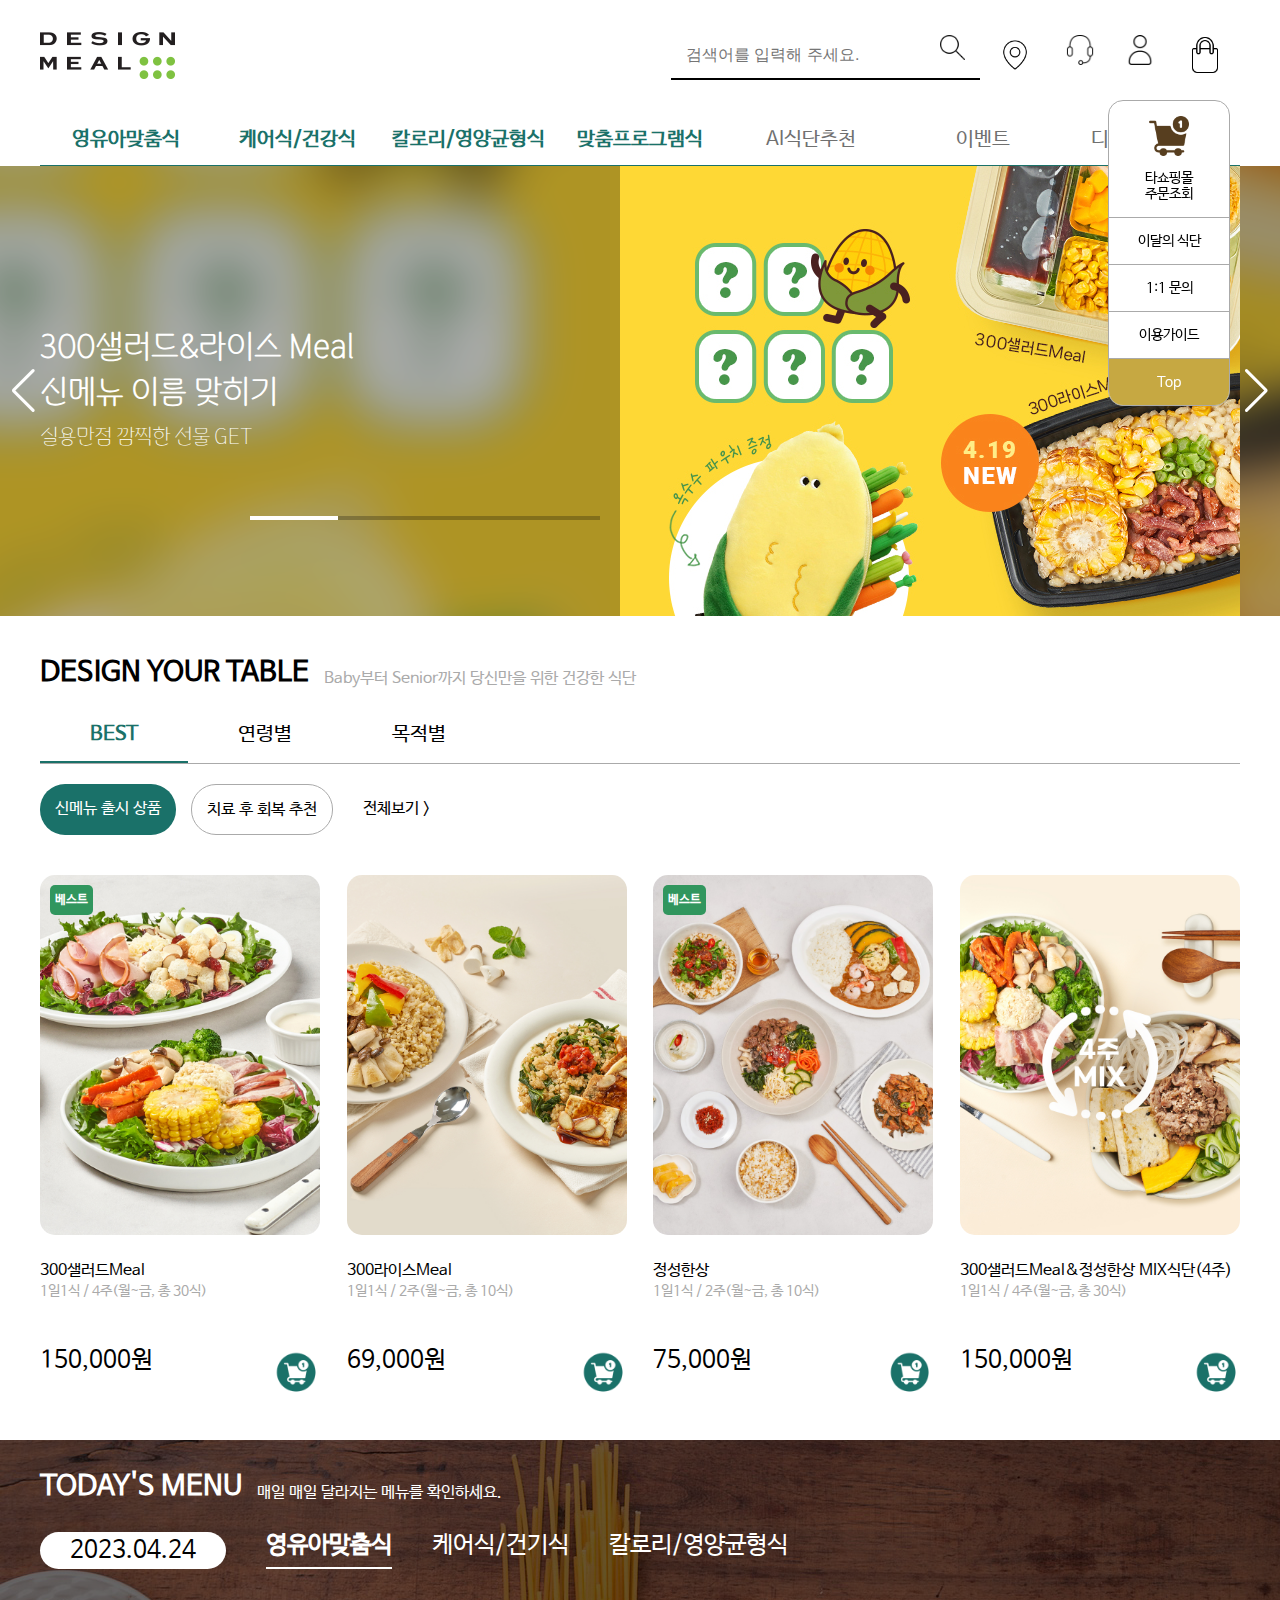
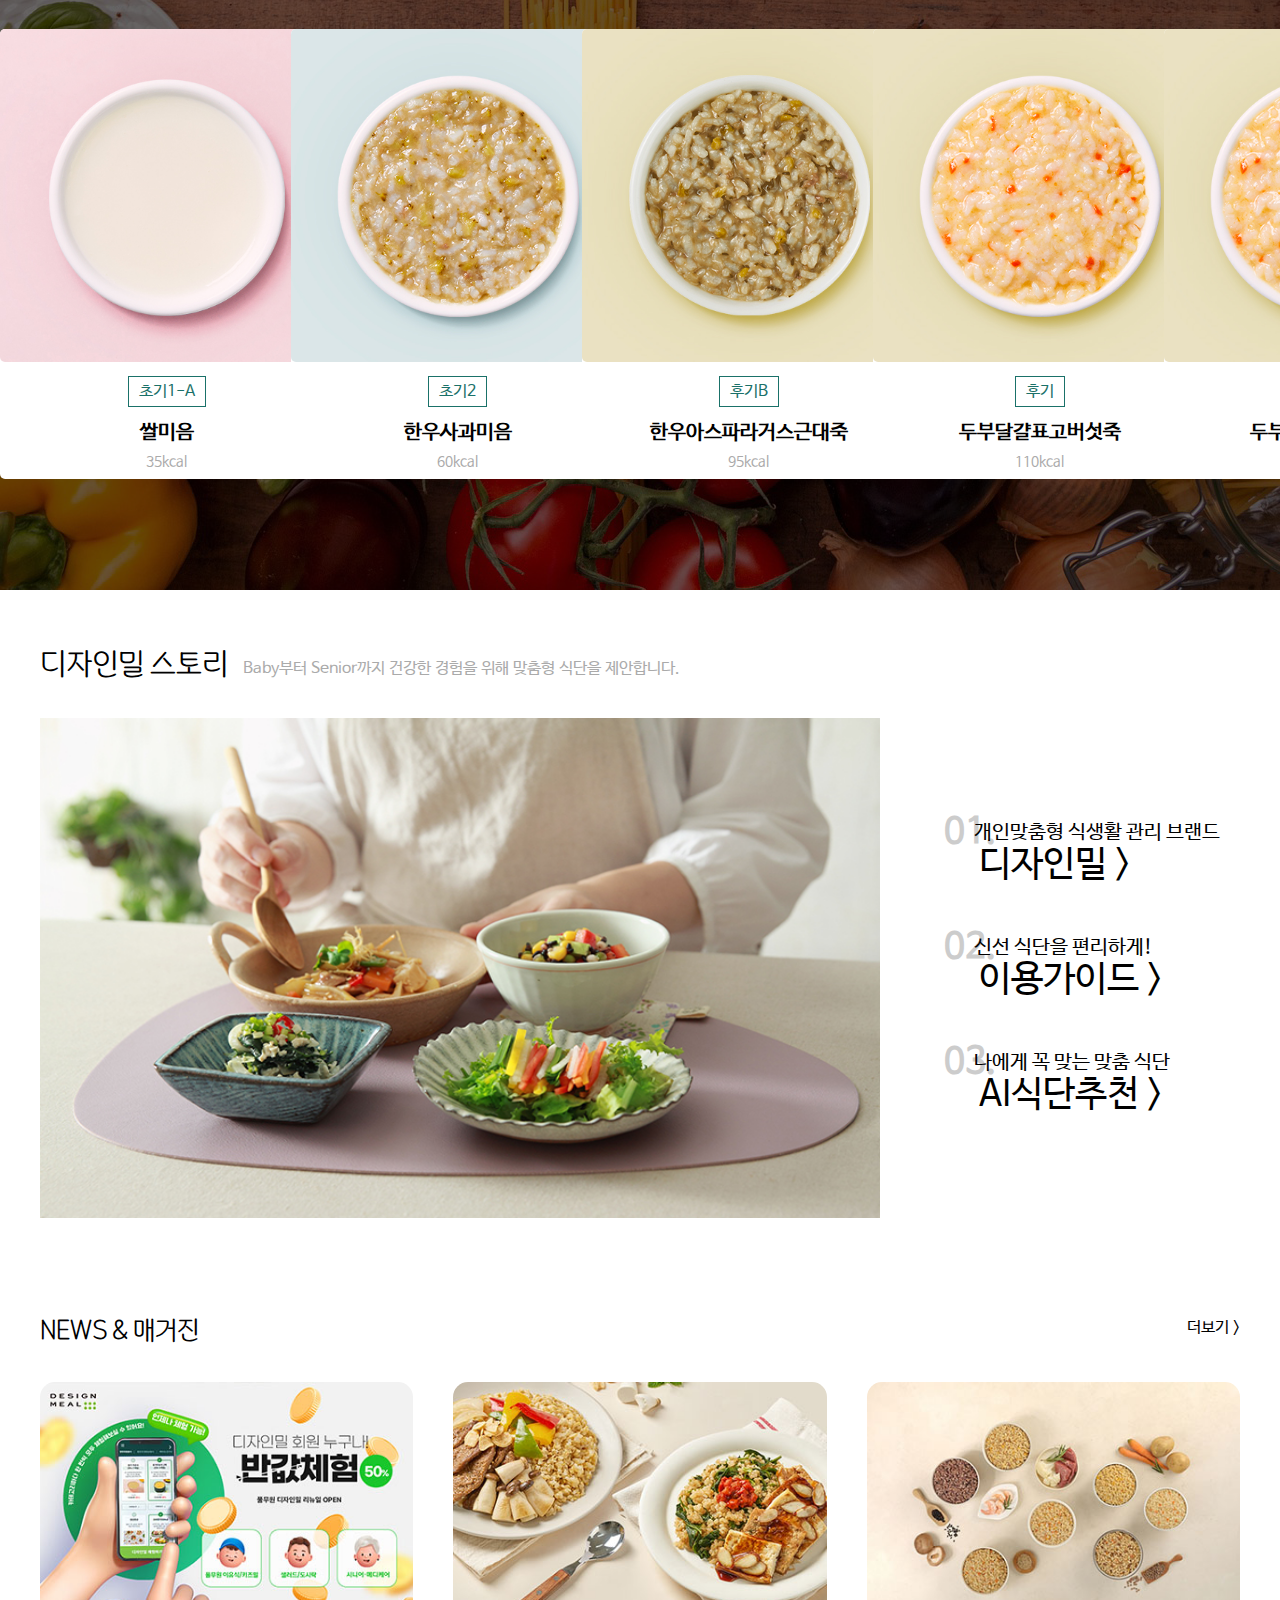
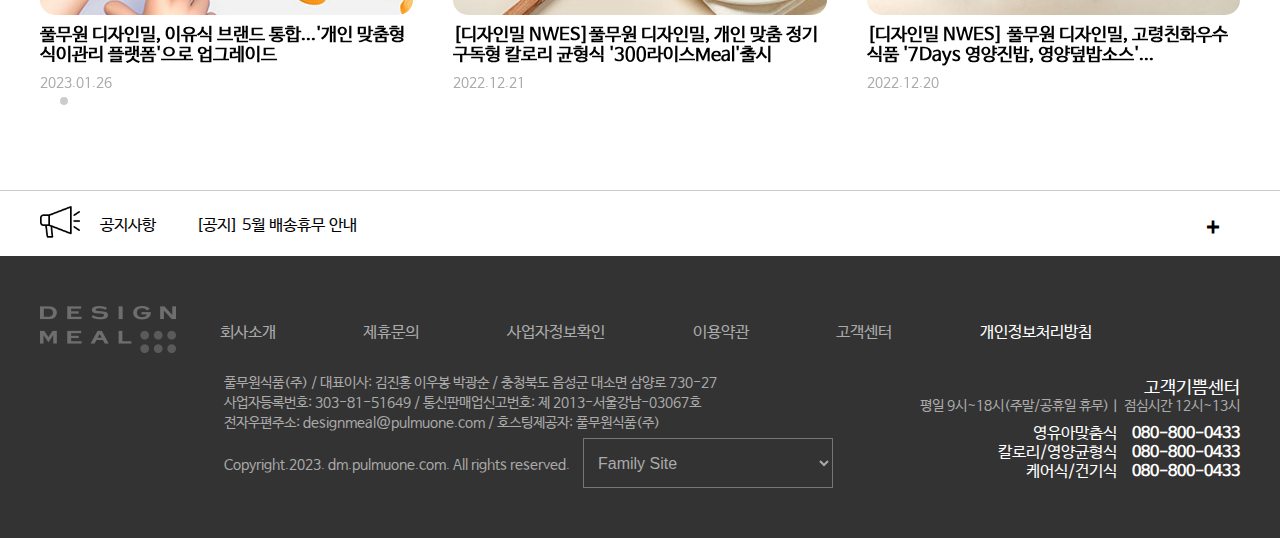
<file: index.html>
<!DOCTYPE html>
<html lang="ko">
<head>
    <meta charset="UTF-8">
    <meta http-equiv="X-UA-Compatible" content="IE=edge">
    <meta name="viewport" content="width=device-width, initial-scale=1.0">
    <title>푸르밀:디자인밀</title>
    <link rel="stylesheet" href="./css/style.css">
    <link rel="stylesheet" href="css/swiper-bundle.min.css" />
    <link rel="shortcut icon" href="./imges/favicon.ico" type="image/x-icon">
</head>
<body>
    <header>
        <ul class="head">
            <li><img src="./imges/site-logo.png" alt="logo"></li>
            <li>
                <ul>
                    <li><input type="text" placeholder="검색어를 입력해 주세요." size="10"> <a href="#"><img src="./imges/free-icon-rounded-magnifying-glass-13267.png" alt="돋보기"></a></li>
                    <li onmouseover="hov()" onmouseout="out()"><a href="#" class="over" id="spot"><img src="./imges/free-icon-location-4812734.png" alt="장소"></a></li>
                    <li><a href="#"><img src="./imges/free-icon-headset-157273.png" alt="문의"></a></li>
                    <li><a href="#"><img src="./imges/free-icon-user-8924586.png" alt="인적사항"></a></li>
                    <li><a href="#"><img src="./imges/free-icon-shopping-bag-9110082.png" alt="쇼핑"></a></li>
                </ul>
            </li>
            <li class="login">
                <p>배송지를 등록하고</p>
                <p><ins>배송 가능 지역</ins>을 확인하세요!</p>
            </li>
        </ul>
        <script>
            let hv = document.getElementsByClassName("login")[0];
            function hov() {
                hv.classList.add("off");
            }
            function out() {
                hv.classList.remove("off");
            }
        </script>
    </header> <!--헤더끝-->
    <section> <!--메뉴시작-->
        <div class="menu">
            <ul>
                <li><a href="#">영유아맞춤식</a></li>
                <li><a href="#">케어식/건강식</a></li>
                <li><a href="#">칼로리/영양균형식</a></li>
                <li><a href="#">맞춤프로그램식</a></li>
                <li class="manuG"><a href="#">AI식단추천</a></li>
                <li class="manuG"><a href="#">이벤트</a></li>
                <li class="manuG"><a href="#">디자인밀스토리</a></li>
            </ul>
        </div>
        <div class="submenu">
            <div class="lnb">
                <ul>
                    <li>
                        <ul>
                            <li class="menuB"><a href="#">베이비</a></li>
                            <li><a href="#">냉장이유식</a></li>
                            <li><a href="#">실온이유식</a></li>
                            <li><a href="#">간식</a><br></li>
                            <li class="menuB"><a href="#">키즈</a></li>
                            <li><a href="#">영양덮밥</a></li>
                            <li><a href="#">영양반찬</a></li>
                            <li><a href="#">간식음료</a></li>
                        </ul>
                    </li>
                    <li>
                        <ul>
                            <li class="menuB"><a href="#">메디케어</a></li>
                            <li><a href="#">당뇨케어</a></li>
                            <li><a href="#">암케어</a><br></li>
                            <li class="menuB"><a href="#">시니어케어</a></li>
                            <li><a href="#">시니어주식</a></li>
                            <li><a href="#">시니어반찬</a></li>
                            <li><a href="#">시니어음료&간식</a></li>
                        </ul>
                    </li>
                    <li>
                        <ul>
                            <li class="menuB"><a href="#">샐러드</a></li>
                            <li><a href="#">300샐러드Meal</a><br></li>
                            <li class="menuB"><a href="#">도시락/덮밥</a></li>
                            <li><a href="#">300라이스Meal</a></li>
                            <li><a href="#">500차림</a></li>
                            <li><a href="#">정성한상</a><br></li>
                            <li class="menuB"><a href="#">음료/간편식</a></li>
                            <li><a href="#">음료</a></li>
                            <li><a href="#">간편식</a></li>
                        </ul>
                    </li>
                    <li>
                        <ul>
                            <li class="menuB"><a href="#">칼로리 집중조절</a></li>
                        </ul>
                    </li>
                    <li>
                        <ul>
                            <li class="menuB"><a href="#">맞춤추천</a></li>
                            <li class="menuB"><a href="#">간편추천</a></li>
                        </ul>
                    </li>
                    <li>
                        <ul>
                            <li class="menuB"><a href="#">이벤트</a></li>
                            <li class="menuB"><a href="#">반값체험</a></li>
                        </ul>
                    </li>
                    <li>
                        <ul>
                            <li class="menuB"><a href="#">브랜드소개</a></li>
                            <li class="menuB"><a href="#">뉴스&매거진</a></li>
                        </ul>
                    </li>
                </ul>
            </div>
        </div>
    </section> 
    <script src="./java/menu.js"></script> <!--메뉴끝-->
    <div class="swiper mySwiper">
        <ul class="swiper-wrapper">
            <li class="swiper-slide visual1">
                <ul class="visualA">
                     <li>
                         <ul>
                            <li>300샐러드&라이스 Meal <br>
                            신메뉴 이름 맞히기</li>
                             <li>실용만점 깜찍한 선물 GET</li>
                         </ul>
                     </li>
                <li class="visImg"> <img src="./imges/ben2.jpg" alt="배너"></li>
                </ul>
            </li>
            <li class="swiper-slide visual2">
                <ul class="visualA">
                     <li>
                         <ul>
                            <li>시니어케어 선물기획전<br>
                                (최대 50% OFF)</li>
                             <li>부모님을 위한, 고령자를 위한.</li>
                         </ul>
                     </li>
                <li class="visImg"> <img src="./imges/ben3.jpg" alt="배너"></li>
                </ul>
            </li>
            <li class="swiper-slide visual3">
                <ul class="visualA">
                     <li>
                         <ul>
                            <li>같이 먹으면 더 맛있다!<br>
                                고사리삽겹살 메뉴 출시</li>
                             <li>최대 10% 할인쿠폰 증정</li>
                         </ul>
                     </li>
                <li class="visImg"> <img src="./imges/ben4.jpg" alt="배너"></li>
                </ul>
            </li>
            <li class="swiper-slide visual4">
                <ul class="visualA">
                     <li>
                         <ul>
                            <li>신규 가입 즉시 드려요! <br>
                                첫만남 할인쿠폰 100%증정!</li>
                             <li>첫 만남이니까 아낌없이 드려요</li>
                         </ul>
                     </li>
                <li class="visImg"> <img src="./imges/ben1.jpg" alt="배너"></li>
                </ul>
            </li>
        </ul>
        <div class="swiper-button-next"></div>
        <div class="swiper-button-prev"></div>
        <div class="swiper-pagination"></div>       
    </div>
    <!-- Swiper JS1 -->
    <script src="https://cdn.jsdelivr.net/npm/swiper@9/swiper-bundle.min.js"></script>
    <!-- Initialize Swiper1 -->
    <script>
      var swiper = new Swiper(".mySwiper", {
        loop: true,
        autoplay: {
        delay: 3000,
        disableOnInteraction: false,
      },
        pagination: {
          el: ".swiper-pagination",
          type: "progressbar",
        },
        navigation: {
          nextEl: ".swiper-button-next",
          prevEl: ".swiper-button-prev",
        },
      });
    </script>
    <!--비주얼끝-->
    <div class="remocon">
        <ul>
            <li><img src="./imges/free-icon-cart-2058732.png" alt="카트"><br>
                타쇼핑몰<br>
                주문조회
            </li>
            <li>이달의 식단</li>
            <li>1:1 문의</li>
            <li>이용가이드</li>
            <li>Top</li>
        </ul>
    </div>
    <div class="sangpum">
        <div class="stxt"><h1>DESIGN YOUR TABLE</h1><p>Baby부터 Senior까지 당신만을 위한 건강한 식단</p></div>
        <ul class="sbtn">
            <li onclick="Bsbtn()">BEST</li>
            <li onclick="Osbtn()">연령별</li>
            <li onclick="Psbtn()">목적별</li>
        </ul>
        <div class="best">
            <ul class="Bbtn">
                <li class="dly" onclick="show()">신메뉴 출시 상품</li>
                <li class="dly" onclick="hide()">치료 후 회복 추천</li>
                <li class="btnall">전체보기 ></li>
            </ul>
            <ul class="best_menu">
                <li>
                    <ul>
                        <li><div><p>베스트</p></div><a href="buy_page.html"><img src="./imges/menu1.jpg" alt="menu1"></a></li>
                        <li>300샐러드Meal <br> <span>1일1식 / 4주(월~금, 총 30식)</span></li>
                        <li>
                            <ul>
                                <li>150,000원</li>
                                <li><img src="./imges/shop.png" alt="shop"></li>
                            </ul>
                        </li>
                    </ul>
                </li>
                <li>
                    <ul>
                        <li><img src="./imges/menu2.jpg" alt="menu1"></li>
                        <li>300라이스Meal <br> <span>1일1식 / 2주(월~금, 총 10식)</span></li>
                        <li>
                            <ul>
                                <li>69,000원</li>
                                <li><img src="./imges/shop.png" alt="shop"></li>
                            </ul>
                        </li>
                    </ul>
                </li>
                <li>
                    <ul>
                        <li><div><p>베스트</p></div><img src="./imges/menu3.jpg" alt="menu1"></li>
                        <li>정성한상 <br> <span>1일1식 / 2주(월~금, 총 10식)</span></li>
                        <li>
                            <ul>
                                <li>75,000원</li>
                                <li><img src="./imges/shop.png" alt="shop"></li>
                            </ul>
                        </li>
                    </ul>
                </li>
                <li>
                    <ul>
                        <li><img src="./imges/menu4.jpg" alt="menu1"></li>
                        <li>300샐러드Meal&정성한상 MIX식단(4주) <br> <span>1일1식 / 4주(월~금, 총 30식)</span></li>
                        <li>
                            <ul>
                                <li>150,000원</li>
                                <li><img src="./imges/shop.png" alt="shop"></li>
                            </ul>
                        </li>
                    </ul>
                </li>
            </ul>
            <ul class="best_menu2">
                <li>
                    <ul>
                        <li><div><p class="orenge">NEW</p></div><img src="./imges/menu5.jpg" alt="menu1"></li>
                        <li>암환자용 식단_진밥 <br> <span>1일2식 / 2주(월~금, 총 20식)</span></li>
                        <li>
                            <ul>
                                <li>240,000원</li>
                                <li><img src="./imges/shop.png" alt="shop"></li>
                            </ul>
                        </li>
                    </ul>
                </li>
                <li>
                    <ul>
                        <li><div><p class="orenge">NEW</p></div><img src="./imges/menu6.jpg" alt="menu1"></li>
                        <li>암환자용 식단_현미 <br> <span>1일2식 / 2주(월~금, 총 20식)</span></li>
                        <li>
                            <ul>
                                <li>240,000원</li>
                                <li><img src="./imges/shop.png" alt="shop"></li>
                            </ul>
                        </li>
                    </ul>
                </li>
                <li>
                    <ul>
                        <li> <div><p>베스트</p></div><img src="./imges/menu7.jpg" alt="menu1"></li>
                        <li>디자인밀 당뇨식단 <br> <span>1일2식 / 2주(월~금, 총 20식)</span></li>
                        <li>
                            <ul>
                                <li>240,000원</li>
                                <li><img src="./imges/shop.png" alt="shop"></li>
                            </ul>
                        </li>
                    </ul>
                </li>
                <li>
                    <ul>
                        <li><img src="./imges/menu8.jpg" alt="menu1"></li>
                        <li>단백한 하루<br> <span>3,240ml(180ml x 18개)</span></li>
                        <li>
                            <ul>
                                <li>27,000원</li>
                                <li><img src="./imges/shop.png" alt="shop"></li>
                            </ul>
                        </li>
                    </ul>
                </li>
            </ul>
            <script>
                let str = document.getElementsByClassName("best_menu")[0];
                let str2 = document.getElementsByClassName("best_menu2")[0];
                let colorbg = document.querySelectorAll(".dly")
                colorbg[0].classList.add("on");
                str2.style.display = "none";
                function hide() {
                  str.style.display = "none";
                  str2.style.display = "flex";
                  colorbg[0].classList.remove("on");
                  colorbg[1].classList.add("on");
                }
                function show() {
                  str.style.display = "flex";
                  str2.style.display = "none";
                  colorbg[0].classList.add("on");
                  colorbg[1].classList.remove("on");
                }
              </script>
        </div> 
        <div class="old">
            <ul class="Obtn">
                <li class="obtnli" onclick="Bbtn()">For Baby</li>
                <li class="obtnli" onclick="Kbtn()">For Kids</li>
                <li>For Adult</li>
                <li>For Senior</li>
                <li class="btnall">전체보기 ></li>
            </ul>
            <ul class="baby_menu">
                <li>
                    <ul>
                        <li><a href="#"><img src="./imges/b_menu1.jpg" alt="menu1"></a></li>
                        <li>초기2 이유식(만5개월)<br> <span>미음 / 4주(월~금, 총 20세트)</span></li>
                        <li>
                            <ul>
                                <li>
                                    <ul class="sale">
                                        <li><p>5% <del>84,000원</del></p></li>
                                        <li>79,800원</li>
                                    </ul>
                                </li>
                                <li><img src="./imges/shop.png" alt="shop"></li>
                            </ul>
                        </li>
                    </ul>
                </li>
                <li>
                    <ul>
                        <li><img src="./imges/b_menu2.jpg" alt="menu1"></li>
                        <li>후기이유식 2팩(만8~9개월)<br> <span>된죽 / 4주(월~금, 총20세트)</span></li>
                        <li>
                            <ul>
                                <li>
                                    <ul class="sale">
                                        <li><p>5% <del>296,800원</del></p></li>
                                        <li>281,960원</li>
                                    </ul>
                                </li>
                                <li><img src="./imges/shop.png" alt="shop"></li>
                            </ul>
                        </li>
                    </ul>
                </li>
                <li>
                    <ul>
                        <li><img src="./imges/b_menu3.jpg" alt="menu1"></li>
                        <li>병행기이유식(만10~11개월) <br> <span>된죽2팩+진밥1팩 / 4주(월~금, 총 20세트)</span></li>
                        <li>
                            <ul>
                                <li> <ul class="sale">
                                    <li><p>5% <del>436,800원</del></p></li>
                                    <li>414,960원</li>
                                </ul></li>
                                <li><img src="./imges/shop.png" alt="shop"></li>
                            </ul>
                        </li>
                    </ul>
                </li>
                <li>
                    <ul>
                        <li><img src="./imges/b_menu4.jpg" alt="menu1"></li>
                        <li>완료기이유식 2팩(만11~13개월) <br> <span>진밥2팩 / 4주(월~금, 총 30식)</span></li>
                        <li>
                            <ul>
                               <li> <ul class="sale">
                                    <li><p>5% <del>330,400원</del></p></li>
                                    <li>313,880원</li>
                                </ul></li>
                                <li><img src="./imges/shop.png" alt="shop"></li>
                            </ul>
                        </li>
                    </ul>
                </li>
            </ul>
            <ul class="baby_menu2">
                <li>
                    <ul>
                        <li><a href="#"><img src="./imges/k_menu1.jpg" alt="menu1"></a></li>
                        <li>THE순제주보리차<br> <span>1BOX / 120ml*20개입</span></li>
                        <li>
                            <ul>
                                <li>25,000원</li>
                                <li><img src="./imges/shop.png" alt="shop"></li>
                            </ul>
                        </li>
                    </ul>
                </li>
                <li>
                    <ul>
                        <li><img src="./imges/k_menu2.jpg" alt="menu1"></li>
                        <li>THE순배도라지차<br> <span>1BOX / 100ml*20개입</span></li>
                        <li>
                            <ul>
                                <li>27,000원</li>
                                <li><img src="./imges/shop.png" alt="shop"></li>
                            </ul>
                        </li>
                    </ul>
                </li>
            </ul>
        </div>
        <script src="./java/oldmenu.js"></script>
        <div class="purpose">
            <ul class="Pbtn">
                <li class="pbtn_bg" onclick="Mbtn()">메디케어</li>
                <li class="pbtn_bg" onclick="Kabtn()">칼로리 조절</li>
                <li>점심 추천</li>
                <li>간식 추천</li>
                <li class="btnall">전체보기 ></li>
            </ul>
            <ul class="purpose_menu">
                <li>
                    <ul>
                        <li ><div><p class="orenge">NEN</p></div><a href="#"><img src="./imges/menu5.jpg" alt="menu1"></a></li>
                        <li>암환자용 식단_진밥 <br> <span>1일2식 / 2주(월~금, 총 20식)</span></li>
                        <li>
                            <ul>
                                <li>240,000원</li>
                                <li><img src="./imges/shop.png" alt="shop"></li>
                            </ul>
                        </li>
                    </ul>
                </li>
                <li>
                    <ul>
                        <li><div><p class="orenge">NEN</p></div><img src="./imges/menu6.jpg" alt="menu1"></li>
                        <li>암환자용 식단_현미 <br> <span>1일2식 / 2주(월~금, 총 20식)</span></li>
                        <li>
                            <ul>
                                <li>240,000원</li>
                                <li><img src="./imges/shop.png" alt="shop"></li>
                            </ul>
                        </li>
                    </ul>
                </li>
                <li>
                    <ul>
                        <li><div><p>베스트</p></div><img src="./imges/menu7.jpg" alt="menu1"></li>
                        <li>디자인밀 당뇨식단 <br> <span>1일2식 / 2주(월~금, 총 20식)</span></li>
                        <li>
                            <ul>
                                <li>240,000원</li>
                                <li><img src="./imges/shop.png" alt="shop"></li>
                            </ul>
                        </li>
                    </ul>
                </li>
                <li>
                    <ul>
                        <li><img src="./imges/c_menu4.jpg" alt="menu1"></li>
                        <li>당뇨케어밀플랜 볶음밥SET <br> <span>300g X 각 3봉 (총 6봉)</span></li>
                        <li>
                            <ul>
                                <li>41,400원</li>
                                <li><img src="./imges/shop.png" alt="shop"></li>
                            </ul>
                        </li>
                    </ul>
                </li>
            </ul>
            <ul class="purpose_menu2">
                <li>
                    <ul>
                        <li ><div><p>베스트</p></div><a href="#"><img src="./imges/c_menu5.jpg" alt="menu1"></a></li>
                        <li>300샐러드Meal <br> <span>1일1식 / 4주(월~금, 총 20식)</span></li>
                        <li>
                            <ul>
                                <li>150,000원</li>
                                <li><img src="./imges/shop.png" alt="shop"></li>
                            </ul>
                        </li>
                    </ul>
                </li>
                <li>
                    <ul>
                        <li><img src="./imges/c_menu6.jpg" alt="menu1"></li>
                        <li>300라이스Meal <br> <span>1일1식 / 2주(월~금, 총 20식)</span></li>
                        <li>
                            <ul>
                                <li>69,000원</li>
                                <li><img src="./imges/shop.png" alt="shop"></li>
                            </ul>
                        </li>
                    </ul>
                </li>
                <li>
                    <ul>
                        <li><img src="./imges/c_menu7.png" alt="menu1"></li>
                        <li>밸러스쉐이크_7포(60G*7)<br> <span>1box (60g x 7포)</span></li>
                        <li>
                            <ul>
                                <li>25,000원</li>
                                <li><img src="./imges/shop.png" alt="shop"></li>
                            </ul>
                        </li>
                    </ul>
                </li>
                <li>
                    <ul>
                        <li><img src="./imges/c_menu8.jpg" alt="menu1"></li>
                        <li>밸런스핏in소스_8팩 <br> <span>4종 x 2세트(총 8팩)</span></li>
                        <li>
                            <ul>
                                <li>41,400원</li>
                                <li><img src="./imges/shop.png" alt="shop"></li>
                            </ul>
                        </li>
                    </ul>
                </li>
            </ul>
            <script>
                let pur = document.getElementsByClassName("purpose_menu")[0];
                let pur2 = document.getElementsByClassName("purpose_menu2")[0];
                let colorbg2 = document.querySelectorAll(".pbtn_bg")
                colorbg2[0].classList.add("on");
                pur2.style.display = "none";
                function Kabtn() {
                    pur.style.display = "none";
                    pur2.style.display = "flex";
                  colorbg2[0].classList.remove("on");
                  colorbg2[1].classList.add("on");
                }
                function Mbtn() {
                    pur.style.display = "flex";
                    pur2.style.display = "none";
                  colorbg2[0].classList.add("on");
                  colorbg2[1].classList.remove("on");
                }
            </script>
        </div>
        <script>
            let bestM = document.getElementsByClassName("best")[0];
            let oldM = document.getElementsByClassName("old")[0];
            let purM = document.getElementsByClassName("purpose")[0];
            let clik = document.querySelectorAll(".sbtn li")
            clik[0].classList.add("sbtn_clik");
            oldM.style.display ="none";
            purM.style.display ="none";
            function Bsbtn(){
                bestM.style.display = "block";
                oldM.style.display ="none";
                purM.style.display ="none";
                clik[0].classList.add("sbtn_clik");
                clik[1].classList.remove("sbtn_clik");
                clik[2].classList.remove("sbtn_clik");
            }
            function Osbtn(){
                oldM.style.display = "block";
                bestM.style.display ="none";
                purM.style.display ="none";
                clik[0].classList.remove("sbtn_clik");
                clik[1].classList.add("sbtn_clik");
                clik[2].classList.remove("sbtn_clik");
            }
            function Psbtn() {
                oldM.style.display = "none";
                bestM.style.display ="none";
                purM.style.display ="block";
                clik[0].classList.remove("sbtn_clik");
                clik[1].classList.remove("sbtn_clik");
                clik[2].classList.add("sbtn_clik");
            }
        </script>
    </div> <!--디자인 유얼 테이블-->
    <div class="toWrap">
        <div class="today">
            <div class="stxt"><h2>TODAY'S MENU</h2><p>매일 매일 달라지는 메뉴를 확인하세요.</p></div>
            <ul class="tomenuTap">
                <li>2023.04.24</li>
                <li>영유아맞춤식</li>
                <li>케어식/건기식</li>
                <li>칼로리/영양균형식</li>
            </ul>
        </div>
        <div class="swiper mySwiper3">
            <div class="swiper-wrapper tomenu">
                <li class="swiper-slide today_slide">
                    <ul>
                        <li onclick="myshow()"><img src="./imges/20221215imeGy5jwed.jpg" alt="미음"></li>
                        <li><span>초기1-A</span></li>
                        <li>쌀미음</li>
                        <li>35kcal</li>
                    </ul>
                </li>                
                <li class="swiper-slide today_slide">
                    <ul>
                        <li><img src="./imges/20221215jnthrW37m.jpg" alt="미음"></li>
                        <li><span>초기2</span></li>
                        <li>한우사과미음</li>
                        <li>60kcal</li>
                    </ul>
                </li>
                <li class="swiper-slide today_slide">
                    <ul>
                        <li><img src="./imges/20221215b9sAeGS.jpg" alt="미음"></li>
                        <li><span>후기B</span></li>
                        <li>한우아스파라거스근대죽</li>
                        <li>95kcal</li>
                    </ul>
                </li>
                <li class="swiper-slide today_slide">
                    <ul>
                        <li><img src="./imges/20221215BzDW-GS2Dw.jpg" alt="미음"></li>
                        <li><span>후기</span></li>
                        <li>두부달걀표고버섯죽</li>
                        <li>110kcal</li>
                    </ul>
                </li>
                <li class="swiper-slide today_slide">
                    <ul>
                        <li><img src="./imges/20221215BzDW-GS2Dw.jpg" alt="미음"></li>
                        <li><span>후기</span></li>
                        <li>두부달걀표고버섯죽</li>
                        <li>110kcal</li>
                    </ul>
                </li>
                <li class="swiper-slide">
                    <ul>
                        <li><img src="./imges/20221215BzDW-GS2Dw.jpg" alt="미음"></li>
                        <li><span>후기</span></li>
                        <li>두부달걀표고버섯죽</li>
                        <li>110kcal</li>
                    </ul>
                </li>
                <li class="swiper-slide">
                    <ul>
                        <li><img src="./imges/20221215BzDW-GS2Dw.jpg" alt="미음"></li>
                        <li><span>후기</span></li>
                        <li>두부달걀표고버섯죽</li>
                        <li>110kcal</li>
                    </ul>
                </li>
                <li class="swiper-slide">
                    <ul>
                        <li><img src="./imges/20221215BzDW-GS2Dw.jpg" alt="미음"></li>
                        <li><span>후기</span></li>
                        <li>두부달걀표고버섯죽</li>
                        <li>110kcal</li>
                    </ul>
                </li>
                <li class="swiper-slide">
                    <ul>
                        <li><img src="./imges/20221215BzDW-GS2Dw.jpg" alt="미음"></li>
                        <li><span>후기</span></li>
                        <li>두부달걀표고버섯죽</li>
                        <li>110kcal</li>
                    </ul>
                </li>
            </div>
        </div>
    </div>
  <!-- Swiper JS2 -->
  <script src="https://cdn.jsdelivr.net/npm/swiper@9/swiper-bundle.min.js"></script>
  <!-- Initialize Swiper2 -->
  <script>
    var swiper3 = new Swiper(".mySwiper3", {
        autoplay: {
        delay: 3000,
        disableOnInteraction: false,
      },
        slidesPerView: 4.5,
      spaceBetween: 30,
    });
  </script>
    <div id="modal">
        <div class="inner" >
          <div class="modaltop">
              <p>초기1-A</p><span onclick="myhide()">X</span>
          </div>
          <div class="modalin">
              <img src="./imges/20221215imeGy5jwed.jpg" alt="미음">
              <ul>
                  <li>쌀미음</li>
                  <li>총 내용량 120g, 35kcal</li>
                  <li>생쌀가루 5.5%, 찹쌀가루 2.5%</li>
                  <li><b>원재료명 및 함량:</b> 정제수, 유기생쌀가루(유기쌀 100%:국산) 5.5%, 찹쌀가루(유기찹쌀 100%:국산) 2.5%
                      이 제품은 알류,우유,대두,밀,게,새우,돼지고기,토마토,호두,잣,쇠고기,닭고기,오징어,조개류(굴, 전복, 홍합 포함)를 사용한 제품과 같은 제조시설에서 제조하고 있습니다.</li>
              </ul>
          </div>
          <div class="tab">
              <table>
                  <tr>
                      <td>영양정보</td>
                      <td>나트륨</td>
                      <td>탄수화물</td>
                      <td>당류</td>
                      <td>지방</td>
                      <td>트랜스지방</td>
                      <td>포화지방</td>
                      <td>콜레스트롤</td>
                      <td>단백질</td>
                  </tr>
                  <tr>
                      <td>총 함량</td>
                      <td>0mg</td>
                      <td>8g</td>
                      <td>0g</td>
                      <td>0g</td>
                      <td>0g</td>
                      <td>0g</td>
                      <td>0mg</td>
                      <td>1g</td>
                  </tr>
                  <tr>
                      <td>영양성분 기준치</td>
                      <td>0%</td>
                      <td>9%</td>
                      <td>-%</td>
                      <td>0%</td>
                      <td>-%</td>
                      <td>-%</td>
                      <td>-%</td>
                      <td>7%</td>
                  </tr>
              </table>
          </div>
        </div>
      </div>
      <script>
        let modal = document.getElementById("modal");
        modal.style.display = "none";
        function myshow() {
          modal.style.display = "flex";
        }
        function myhide() {
          modal.style.display = "none";
        }
      </script>
    <!--오늘의 식단 끝-->
    <div class="story">
        <div class="stxt"><h2>디자인밀 스토리</h2><p>Baby부터 Senior까지 건강한 경험을 위해 맞춤형 식단을 제안합니다.</p></div>
        <div class="story-content">
            <div class="stin">
                <div class="stimg">
                    <img  class="slide1" src="./imges/main_story_01.jpg" alt="스토리">
                    <img  class="slide1" src="./imges/main_story_02.jpg" alt="스토리">
                    <img  class="slide1" src="./imges/main_story_03.jpg" alt="스토리">
                </div>
            </div>
            <script>
                let i = 0;
                let slides3 = document.getElementsByClassName("slide1");
                slides3[0].style.opacity="1";
                function slide2() {
                    slides3[i].classList.remove("onn");
                    i++;
                    if(i>2) {
                        i=0;
                    }
                    slides3[i].classList.add("onn");        
                }
                setInterval(slide2, 3000);
                </script>
            <ul class="story_text">
                <li>
                    <div class="tit">
                        <b>01.</b> 개인맞춤형 식생활 관리 브랜드
                    </div>
                    <div class="link">
                        <a href="#">디자인밀 ></a>
                    </div>
                </li>
                <li>
                    <div class="tit">
                        <b>02.</b> 신선 식단을 편리하게!
                    </div>
                    <div class="link">
                        <a href="#">이용가이드 ></a>
                    </div>
                </li>
                <li>
                    <div class="tit">
                        <b>03.</b> 나에게 꼭 맞는 맞춤 식단
                    </div>
                    <div class="link">
                        <a href="#">AI식단추천 ></a>
                    </div>
                </li>
            </ul>
        </div>
    </div> <!--디자인밀 스토리끝-->
    <div class="news">
        <div class="news_txt">
            <h2>NEWS & 매거진</h2>
            <p>더보기 ></p>
        </div>
        <div class="swiper2 mySwiper2 news_main">
            <div class="swiper-wrapper">
                <ul  class="swiper-slide">
                    <li>
                        <img src="./imges/news1.jpg" alt="뉴스">
                    </li>
                    <li>풀무원 디자인밀, 이유식 브랜드 통합...'개인 맞춤형 식이관리 플랫폼'으로 업그레이드</li>
                    <li>2023.01.26</li>
                </ul>
                <ul  class="swiper-slide">
                    <li>
                        <img src="./imges/news2.jpg" alt="뉴스">
                    </li>
                    <li>[디자인밀 NWES]풀무원 디자인밀, 개인 맞춤 정기구독형 칼로리 균형식 '300라이스Meal'출시</li>
                    <li>2022.12.21</li>
                </ul>
                <ul  class="swiper-slide">
                    <li>
                        <img src="./imges/news3.jpg" alt="뉴스">
                    </li>
                    <li>[디자인밀 NWES] 풀무원 디자인밀, 고령친화우수식품 '7Days 영양진밥, 영양덮밥소스'...</li>
                    <li>2022.12.20</li>
                </ul>
                <ul  class="swiper-slide">
                    <li>
                        <img src="./imges/news4.jpg" alt="뉴스">
                    </li>
                    <li>[디자인밀 NWES] 풀무원 디자인밀, 당뇨환자 맞춤 식단형 식품 '당뇨케어 밀플랜 볶음밥' 출시</li>
                    <li>2022.12.15</li>
                </ul>
            </div>
        </div>
        <div class="swiper-pagination2"></div>
    </div>
  <!-- Swiper JS3 -->
  <script src="https://cdn.jsdelivr.net/npm/swiper@9/swiper-bundle.min.js"></script>
  <!-- Initialize Swiper3 -->
  <script>
    var swiper2 = new Swiper (".mySwiper2", {
      slidesPerView: 3,
      spaceBetween: 40,
      freeMode: true,
      pagination: {
        el: ".swiper-pagination2",
        clickable: true,
      },
    });
  </script>
    <div class="notice">
        <ul>
            <li><img src="./imges/speaker.png" alt="공지사항"></li>
            <li>공지사항</li>
            <li><a href="#">[공지] 5월 배송휴무 안내</a></li>
            <li>+</li>
        </ul>
    </div>
    <footer>
        <div class="inner">
            <div class="foot_top">
                <div class="foot_logo"><img src="./imges/footer-logo.png" alt=""></div>
                <ul>
                    <li><a href="#">회사소개</a></li>
                    <li><a href="#">제휴문의</a></li>
                    <li><a href="#">사업자정보확인</a></li>
                    <li><a href="#">이용약관</a></li>
                    <li><a href="#">고객센터</a></li>
                    <li><a href="#">개인정보처리방침</a></li>
                </ul>
            </div>
            <div class="foot_bttom">
                <div class="copy">
                    <p>풀무원식품(주) / 대표이사: 김진홍 이우봉 박광순 / 충청북도 음성군 대소면 삼양로 730-27</p> <br> <p>사업자등록번호: 303-81-51649 / 통신판매업신고번호: 제 2013-서울강남-03067호</p> <br>
                    <p> 전자우편주소: designmeal@pulmuone.com / 호스팅제공자: 풀무원식품(주)</p> <br>
                    <p>Copyright.2023. dm.pulmuone.com. All rights reserved. <select name="family" id="site">
                        <option value="패밀리">Family Site</option>
                        <option value="풀무원">풀무원</option>
                        <option value="풀무원샵">풀무원샵</option>
                        <option value="풀무원샘물">풀무원샘물</option>
                        <option value="풀무원녹즙">풀무원녹즙</option>
                    </select></p>
                </div>
                <div class="call">
                    <p>고객기쁨센터</p>
                    <p>평일 9시~18시(주말/공휴일 휴무)ㅣ 점심시간 12시~13시</p>
                    <div class="tell">
                        <ul>
                            <li>영유아맞춤식</li>
                            <li>080-800-0433</li>
                        </ul>
                        <ul>
                            <li>칼로리/영양균형식</li>
                            <li>080-800-0433</li>
                        </ul>
                        <ul>
                            <li>케어식/건기식</li>
                            <li>080-800-0433</li>
                        </ul>
                    </div>
                </div>
            </div>
        </div>
    </footer>
</body>
</html>
</file>
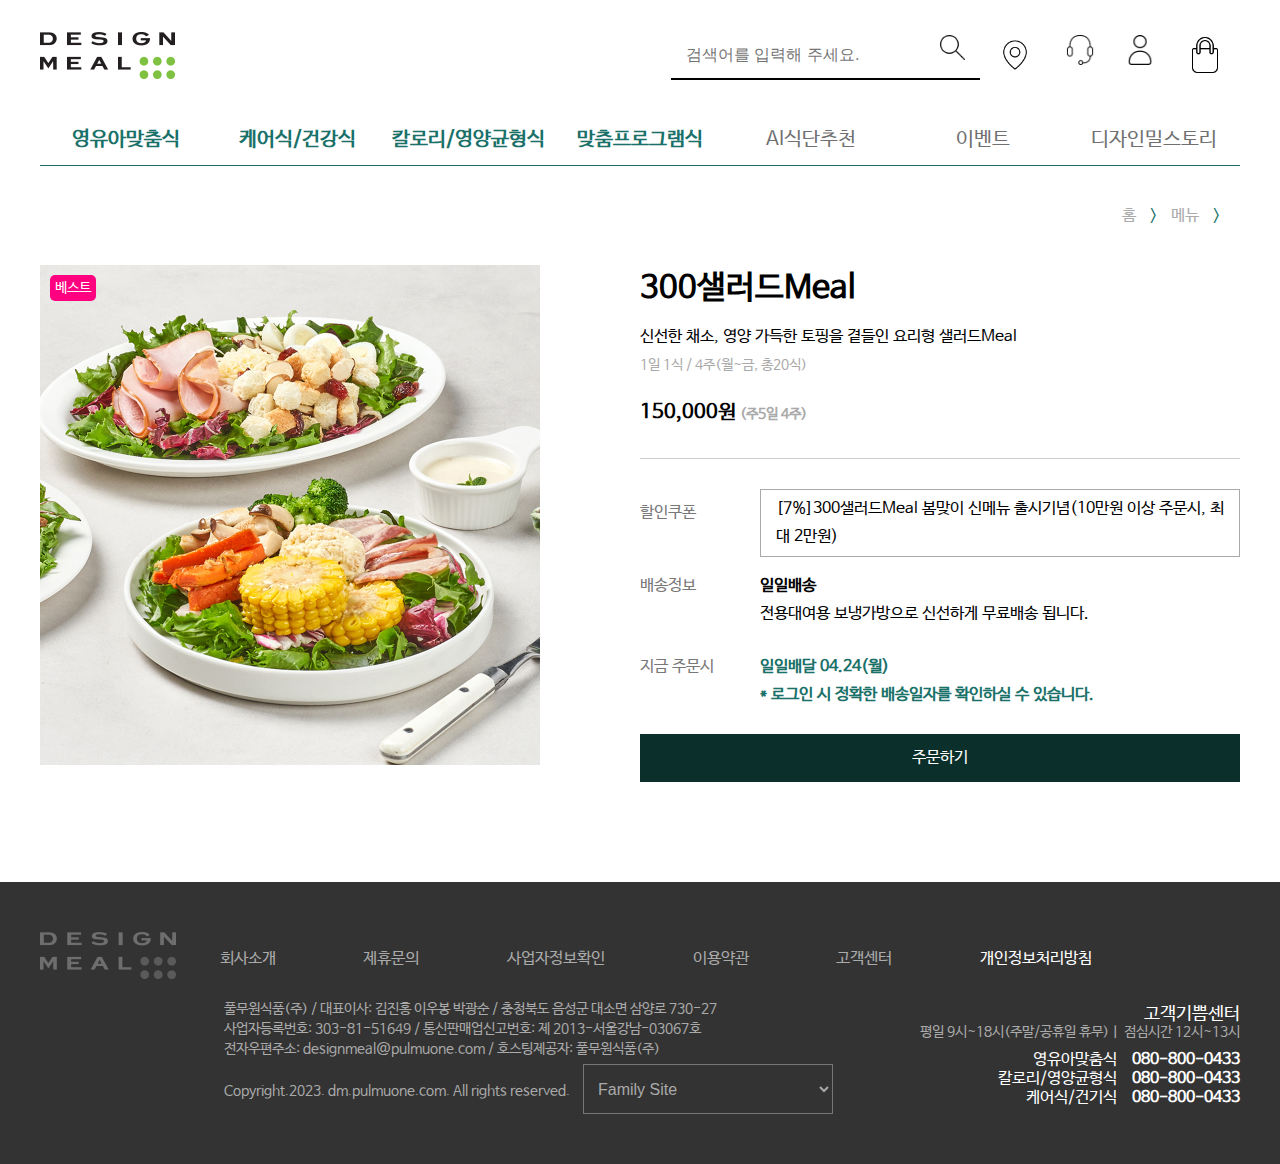
<file: buy_page.html>
<!DOCTYPE html>
<html lang="ko">
<head>
    <meta charset="UTF-8">
    <meta http-equiv="X-UA-Compatible" content="IE=edge">
    <meta name="viewport" content="width=device-width, initial-scale=1.0">
    <title>푸르밀 주문탭</title>
    <link rel="stylesheet" href="./css/buy_style.css">
    <link rel="shortcut icon" href="./imges/favicon.ico" type="image/x-icon">
</head>
<body>
    <header>
        <ul class="head">
            <li><img src="./imges/site-logo.png" alt="logo"></li>
            <li>
                <ul>
                    <li><input type="text" placeholder="검색어를 입력해 주세요." size="10"> <a href="#"><img src="./imges/free-icon-rounded-magnifying-glass-13267.png" alt="돋보기"></a></li>
                    <li><a href="#"><img src="./imges/free-icon-location-4812734.png" alt="장소"></a></li>
                    <li><a href="#"><img src="./imges/free-icon-headset-157273.png" alt="문의"></a></li>
                    <li><a href="#"><img src="./imges/free-icon-user-8924586.png" alt="인적사항"></a></li>
                    <li><a href="#"><img src="./imges/free-icon-shopping-bag-9110082.png" alt="쇼핑"></a></li>
                </ul>
            </li>
        </ul>
    </header> <!--헤더끝-->
    <section> <!--메뉴시작-->
        <div class="menu">
            <ul>
                <li><a href="#">영유아맞춤식</a></li>
                <li><a href="#">케어식/건강식</a></li>
                <li><a href="#">칼로리/영양균형식</a></li>
                <li><a href="#">맞춤프로그램식</a></li>
                <li class="manuG"><a href="#">AI식단추천</a></li>
                <li class="manuG"><a href="#">이벤트</a></li>
                <li class="manuG"><a href="#">디자인밀스토리</a></li>
            </ul>
        </div>
        <div class="submenu">
            <div class="lnb">
                <ul>
                    <li>
                        <ul>
                            <li class="menuB"><a href="#">베이비</a></li>
                            <li><a href="#">냉장이유식</a></li>
                            <li><a href="#">실온이유식</a></li>
                            <li><a href="#">간식</a><br></li>
                            <li class="menuB"><a href="#">키즈</a></li>
                            <li><a href="#">영양덮밥</a></li>
                            <li><a href="#">영양반찬</a></li>
                            <li><a href="#">간식음료</a></li>
                        </ul>
                    </li>
                    <li>
                        <ul>
                            <li class="menuB"><a href="#">메디케어</a></li>
                            <li><a href="#">당뇨케어</a></li>
                            <li><a href="#">암케어</a><br></li>
                            <li class="menuB"><a href="#">시니어케어</a></li>
                            <li><a href="#">시니어주식</a></li>
                            <li><a href="#">시니어반찬</a></li>
                            <li><a href="#">시니어음료&간식</a></li>
                        </ul>
                    </li>
                    <li>
                        <ul>
                            <li class="menuB"><a href="#">샐러드</a></li>
                            <li><a href="#">300샐러드Meal</a><br></li>
                            <li class="menuB"><a href="#">도시락/덮밥</a></li>
                            <li><a href="#">300라이스Meal</a></li>
                            <li><a href="#">500차림</a></li>
                            <li><a href="#">정성한상</a><br></li>
                            <li class="menuB"><a href="#">음료/간편식</a></li>
                            <li><a href="#">음료</a></li>
                            <li><a href="#">간편식</a></li>
                        </ul>
                    </li>
                    <li>
                        <ul>
                            <li class="menuB"><a href="#">칼로리 집중조절</a></li>
                        </ul>
                    </li>
                    <li>
                        <ul>
                            <li class="menuB"><a href="#">맞춤추천</a></li>
                            <li class="menuB"><a href="#">간편추천</a></li>
                        </ul>
                    </li>
                    <li>
                        <ul>
                            <li class="menuB"><a href="#">이벤트</a></li>
                            <li class="menuB"><a href="#">반값체험</a></li>
                        </ul>
                    </li>
                    <li>
                        <ul>
                            <li class="menuB"><a href="#">브랜드소개</a></li>
                            <li class="menuB"><a href="#">뉴스&매거진</a></li>
                        </ul>
                    </li>
                </ul>
            </div>
        </div>
    </section> 
    <script src="./java/menu.js"></script> <!--메뉴끝-->
    <div class="navi">
        <p><a href="./index.html">홈</a> > <a href="#">메뉴</a> ></p>
    </div>
    <div class="wrap">
        <div class="buymenu">
            <div class="buyimg">
                <div class="best">베스트</div>
                <img src="./imges/menu1.jpg" alt="300밀샐르드">
            </div>
            <div class="buytxt">
                <ul>
                    <li><h1>300샐러드Meal</h1></li>
                    <li>신선한 채소, 영양 가득한 토핑을 곁들인 요리형 샐러드Meal <br> <span>1일 1식 / 4주(월~금, 총20식)</span></li>
                    <li class="check"><b>150,000원</b> <span>(주5일 4주)</span></li>
                    <li class="menubttom">
                        <ul>
                            <li>할인쿠폰</li>
                            <li class="box">[7%]300샐러드Meal 봄맞이 신메뉴 출시기념(10만원 이상 주문시, 최대 2만원)</li>
                        </ul>
                        <ul>
                            <li>배송정보</li>
                            <li><b>일일배송</b><br> 전용대여용 보냉가방으로 신선하게 무료배송 됩니다.</li>
                        </ul>
                        <ul>
                         <li>지금 주문시</li>
                            <li>일일배달 04.24(월) <br>
                            * 로그인 시 정확한 배송일자를 확인하실 수 있습니다.
                            </li>
                        </ul>
                        </li>
                    <li class="buy">주문하기</li>
                </ul>
            </div>
        </div>
    </div>
    <footer>
        <div class="inner">
            <div class="foot_top">
                <div class="foot_logo"><img src="./imges/footer-logo.png" alt=""></div>
                <ul>
                    <li><a href="#">회사소개</a></li>
                    <li><a href="#">제휴문의</a></li>
                    <li><a href="#">사업자정보확인</a></li>
                    <li><a href="#">이용약관</a></li>
                    <li><a href="#">고객센터</a></li>
                    <li><a href="#">개인정보처리방침</a></li>
                </ul>
            </div>
            <div class="foot_bttom">
                <div class="copy">
                    <p>풀무원식품(주) / 대표이사: 김진홍 이우봉 박광순 / 충청북도 음성군 대소면 삼양로 730-27</p> <br> <p>사업자등록번호: 303-81-51649 / 통신판매업신고번호: 제 2013-서울강남-03067호</p> <br>
                    <p> 전자우편주소: designmeal@pulmuone.com / 호스팅제공자: 풀무원식품(주)</p> <br>
                    <p>Copyright.2023. dm.pulmuone.com. All rights reserved. <select name="family" id="site">
                        <option value="패밀리">Family Site</option>
                        <option value="풀무원">풀무원</option>
                        <option value="풀무원샵">풀무원샵</option>
                        <option value="풀무원샘물">풀무원샘물</option>
                        <option value="풀무원녹즙">풀무원녹즙</option>
                    </select></p>
                </div>
                <div class="call">
                    <p>고객기쁨센터</p>
                    <p>평일 9시~18시(주말/공휴일 휴무)ㅣ 점심시간 12시~13시</p>
                    <div class="tell">
                        <ul>
                            <li>영유아맞춤식</li>
                            <li>080-800-0433</li>
                        </ul>
                        <ul>
                            <li>칼로리/영양균형식</li>
                            <li>080-800-0433</li>
                        </ul>
                        <ul>
                            <li>케어식/건기식</li>
                            <li>080-800-0433</li>
                        </ul>
                    </div>
                </div>
            </div>
        </div>
    </footer>
</body>
</html>
</file>
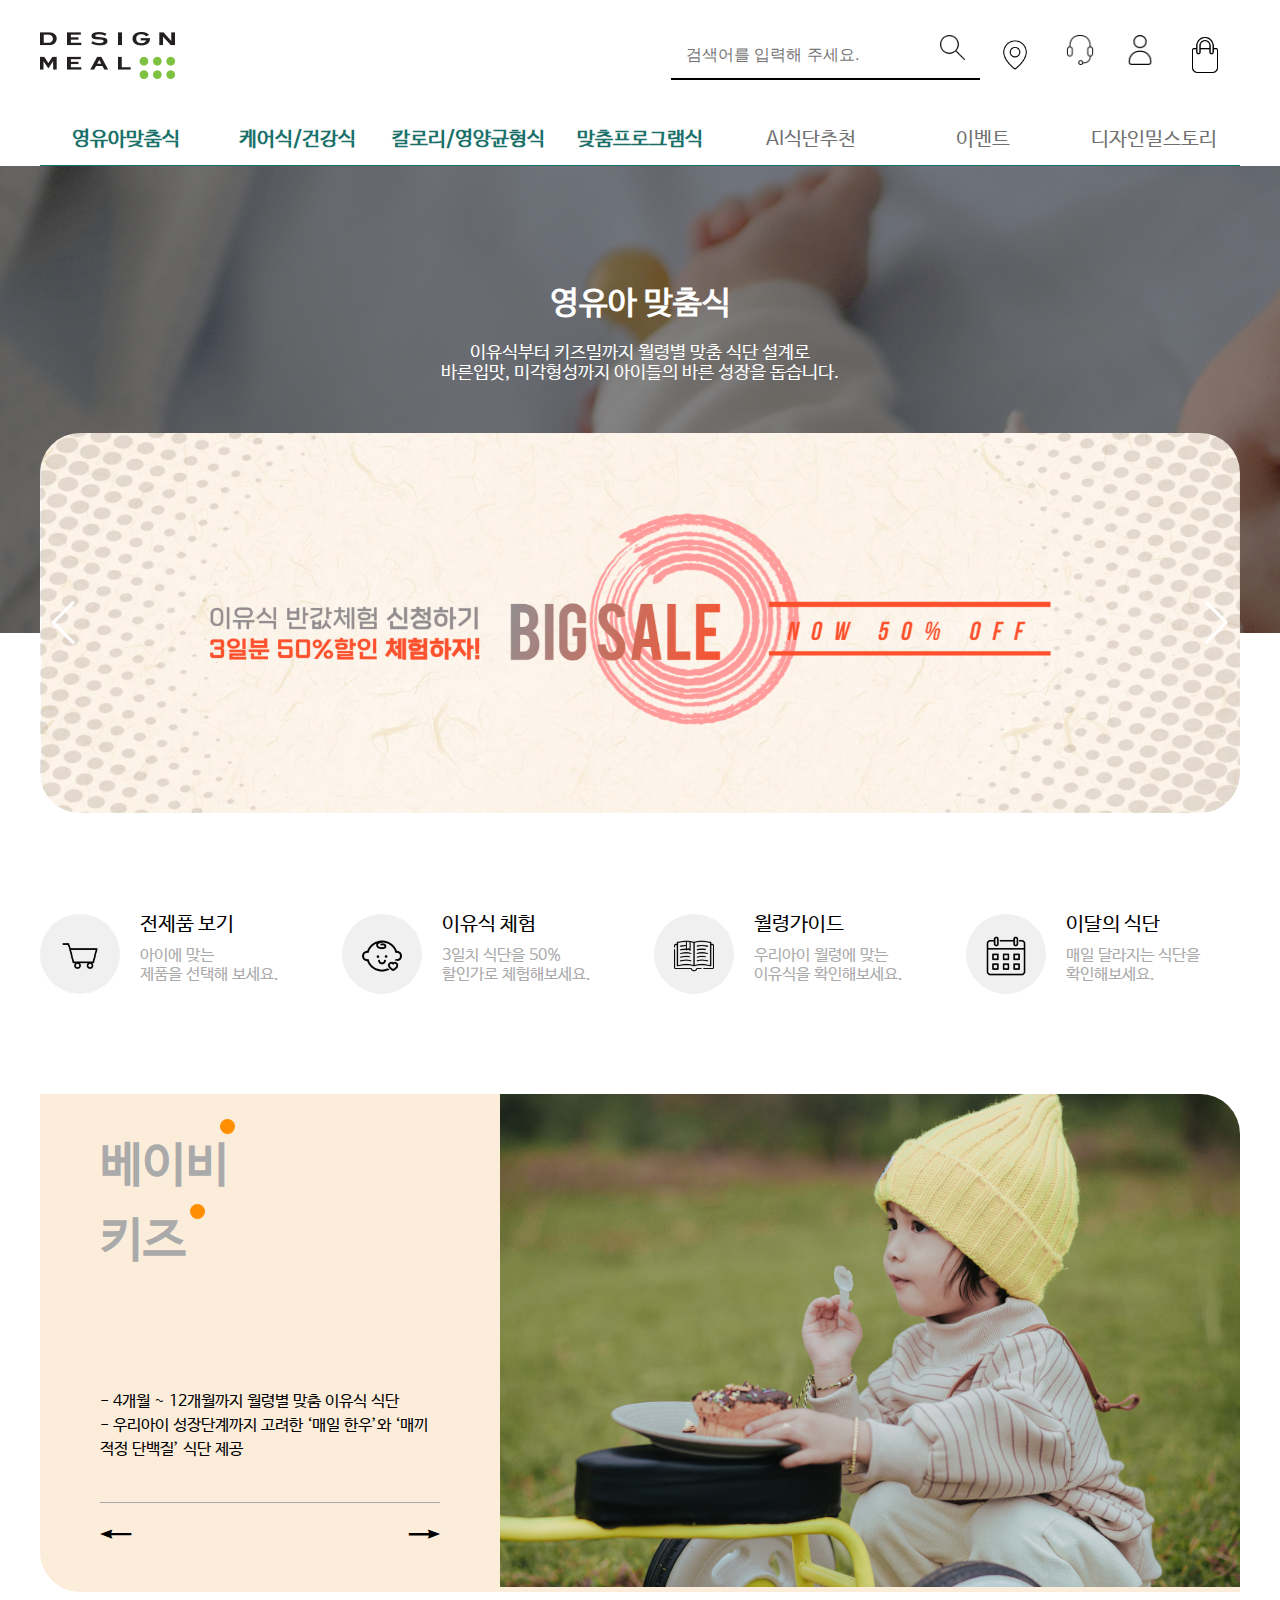
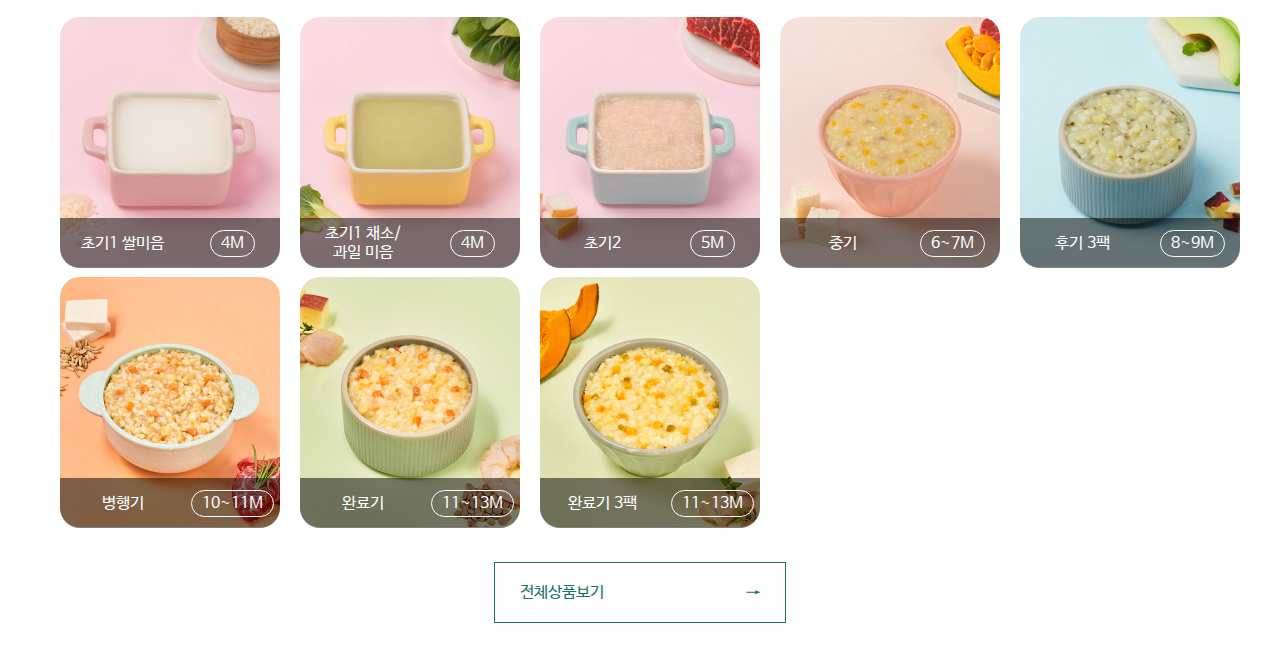
<file: page1.html>
<!DOCTYPE html>
<html lang="ko">
<head>
    <meta charset="UTF-8">
    <meta http-equiv="X-UA-Compatible" content="IE=edge">
    <meta name="viewport" content="width=device-width, initial-scale=1.0">
    <title>영유아 맞춤식</title>
    <link rel="stylesheet" href="./css/page1.css">
    <link rel="stylesheet" href="css/swiper-bundle.min.css" />
    <link rel="shortcut icon" href="./imges/favicon.ico" type="image/x-icon">
    <script src="./js/jquery-3.6.4.min.js"></script>
</head>
<body>
    <header>
        <ul class="head">
            <li><a href="index.html"><img src="./imges/site-logo.png" alt="logo"></a></li>
            <li>
                <ul>
                    <li><input type="text" placeholder="검색어를 입력해 주세요." size="10"> <a href="#"><img src="./imges/free-icon-rounded-magnifying-glass-13267.png" alt="돋보기"></a></li>
                    <li onmouseover="hov()" onmouseout="out()"><a href="#" class="over" id="spot"><img src="./imges/free-icon-location-4812734.png" alt="장소"></a></li>
                    <li><a href="#"><img src="./imges/free-icon-headset-157273.png" alt="문의"></a></li>
                    <li><a href="#"><img src="./imges/free-icon-user-8924586.png" alt="인적사항"></a></li>
                    <li><a href="#"><img src="./imges/free-icon-shopping-bag-9110082.png" alt="쇼핑"></a></li>
                </ul>
            </li>
            <li class="login">
                <p>배송지를 등록하고</p>
                <p><ins>배송 가능 지역</ins>을 확인하세요!</p>
            </li>
        </ul>
        <script>
            let hv = document.getElementsByClassName("login")[0];
            function hov() {
                hv.classList.add("off");
            }
            function out() {
                hv.classList.remove("off");
            }
        </script>
    </header> <!--헤더끝-->
    <section> <!--메뉴시작-->
        <div class="menu">
            <ul>
                <li><a href="#">영유아맞춤식</a></li>
                <li><a href="#">케어식/건강식</a></li>
                <li><a href="#">칼로리/영양균형식</a></li>
                <li><a href="#">맞춤프로그램식</a></li>
                <li class="manuG"><a href="#">AI식단추천</a></li>
                <li class="manuG"><a href="#">이벤트</a></li>
                <li class="manuG"><a href="#">디자인밀스토리</a></li>
            </ul>
        </div>
        <div class="submenu">
            <div class="lnb">
                <ul>
                    <li>
                        <ul>
                            <li class="menuB"><a href="#">베이비</a></li>
                            <li><a href="#">냉장이유식</a></li>
                            <li><a href="#">실온이유식</a></li>
                            <li><a href="#">간식</a><br></li>
                            <li class="menuB"><a href="#">키즈</a></li>
                            <li><a href="#">영양덮밥</a></li>
                            <li><a href="#">영양반찬</a></li>
                            <li><a href="#">간식음료</a></li>
                        </ul>
                    </li>
                    <li>
                        <ul>
                            <li class="menuB"><a href="#">메디케어</a></li>
                            <li><a href="#">당뇨케어</a></li>
                            <li><a href="#">암케어</a><br></li>
                            <li class="menuB"><a href="#">시니어케어</a></li>
                            <li><a href="#">시니어주식</a></li>
                            <li><a href="#">시니어반찬</a></li>
                            <li><a href="#">시니어음료&간식</a></li>
                        </ul>
                    </li>
                    <li>
                        <ul>
                            <li class="menuB"><a href="#">샐러드</a></li>
                            <li><a href="#">300샐러드Meal</a><br></li>
                            <li class="menuB"><a href="#">도시락/덮밥</a></li>
                            <li><a href="#">300라이스Meal</a></li>
                            <li><a href="#">500차림</a></li>
                            <li><a href="#">정성한상</a><br></li>
                            <li class="menuB"><a href="#">음료/간편식</a></li>
                            <li><a href="#">음료</a></li>
                            <li><a href="#">간편식</a></li>
                        </ul>
                    </li>
                    <li>
                        <ul>
                            <li class="menuB"><a href="#">칼로리 집중조절</a></li>
                        </ul>
                    </li>
                    <li>
                        <ul>
                            <li class="menuB"><a href="#">맞춤추천</a></li>
                            <li class="menuB"><a href="#">간편추천</a></li>
                        </ul>
                    </li>
                    <li>
                        <ul>
                            <li class="menuB"><a href="#">이벤트</a></li>
                            <li class="menuB"><a href="#">반값체험</a></li>
                        </ul>
                    </li>
                    <li>
                        <ul>
                            <li class="menuB"><a href="#">브랜드소개</a></li>
                            <li class="menuB"><a href="#">뉴스&매거진</a></li>
                        </ul>
                    </li>
                </ul>
            </div>
        </div>
    </section> 
    <script src="./java/menu.js"></script> <!--메뉴끝-->
    <div class="back">
        <h1>
            영유아 맞춤식
        </h1>
        <p>이유식부터 키즈밀까지 월령별 맞춤 식단 설계로 <br>바른입맛, 미각형성까지 아이들의 바른 성장을 돕습니다.</p>
    </div>
    <div class="benner swiper mySwiper">
        <div class="swiper-wrapper">
            <div class="ben_img swiper-slide"><img src="./imges/page1/bn_1.png" alt="배너"></div>
            <div class="ben_img swiper-slide"><img src="./imges/page1/bn_2.png" alt="배너"></div>
        </div>
        <div class="swiper-button-next"></div>
        <div class="swiper-button-prev"></div>
    </div>
    <script src="https://cdn.jsdelivr.net/npm/swiper@9/swiper-bundle.min.js"></script>
    <!-- Initialize Swiper -->
  <script>
    var swiper = new Swiper(".mySwiper", {
        loop:true,
        autoplay: {
        delay: 2500,
        disableOnInteraction: false,
      },
      navigation: {
        nextEl: ".swiper-button-next",
        prevEl: ".swiper-button-prev",
      },
    });
  </script> <!--비주얼끝-->
  <div class="icon_m">
    <ul>
        <li>
            <ul class="icon_con">
                <li class="icon_img"><img src="./imges/page1/icon_cart.png" alt="카트"></li>
                <li>
                    <ul class="icon_txt">
                        <li>전제품 보기</li>
                        <li>아이에 맞는 <br> 제품을 선택해 보세요.</li>
                    </ul>
                </li>
            </ul>
        </li>
        <li>
            <ul class="icon_con">
                <li class="icon_img"><img src="./imges/page1/icon_baby.png" alt="카트"></li>
                <li>
                    <ul class="icon_txt">
                        <li>이유식 체험</li>
                        <li>3일치 식단을 50% <br> 할인가로 체험해보세요.</li>
                    </ul>
                </li>
            </ul>
        </li>
        <li>
            <ul class="icon_con">
                <li class="icon_img"><img src="./imges/page1/icon_book.png" alt="카트"></li>
                <li>
                    <ul class="icon_txt">
                        <li>월령가이드</li>
                        <li>우리아이 월령에 맞는<br> 이유식을 확인해보세요.</li>
                    </ul>
                </li>
            </ul>
        </li>
        <li>
            <ul class="icon_con">
                <li class="icon_img"><img src="./imges/page1/icon_calender.png" alt="카트"></li>
                <li>
                    <ul class="icon_txt">
                        <li>이달의 식단</li>
                        <li>매일 달라지는 식단을<br> 확인해보세요.</li>
                    </ul>
                </li>
            </ul>
        </li>
    </ul>
  </div><!--아이콘메뉴 끝-->
    <div id="babywarp">
        <div class="baby">
            <div class="babyLeft">
                <div class="babytop">
                    <h1 id="baby">베이비</h1>
                    <h1 id="kid">키즈</h1>
                </div>
                <ul id="babyTT">
                    <li> - 4개월 ~ 12개월까지 월령별 맞춤 이유식 식단</li>
                    <li class="boder"> - 우리아이 성장단계까지 고려한 ‘매일 한우’와 ‘매끼 적정 단백질’ 식단 제공</li>
                    <li>
                        <ul>
                            <li>←</li>
                            <li>→</li>
                        </ul>
                    </li>
                </ul>
            </div>
            <div class="babyright">
                <img src="./imges/page1/baby.jpg" alt="아기">
            </div>
        </div>
    </div><!--아기 혹은 어린이 선택-->
    <div class="babyM">
        <ul class="babyO">
            <li>
                <ul class="babyK">
                    <li><img src="./imges/page1/b_menu6.jpg" alt="죽"></li>
                    <li>
                        <ul class="babyT">
                            <li>초기1 쌀미음</li>
                            <li><span>4M</span></li>
                        </ul>
                    </li>
                </ul>
            </li>
            <li>
                <ul class="babyK">
                    <li><img src="./imges/page1/b_menu5.jpg" alt="죽"></li>
                    <li>
                        <ul class="babyT">
                            <li>초기1 채소/ <br> 과일 미음</li>
                            <li><span>4M</span></li>
                        </ul>
                    </li>
                </ul>
            </li>
            <li>
                <ul class="babyK">
                    <li><img src="./imges/page1/b_menu1.jpg" alt="죽"></li>
                    <li>
                        <ul class="babyT">
                            <li>초기2 </li>
                            <li><span>5M</span></li>
                        </ul>
                    </li>
                </ul>
            </li>
            <li>
                <ul class="babyK">
                    <li><img src="./imges/page1/b_menu7.jpg" alt="죽"></li>
                    <li>
                        <ul class="babyT">
                            <li>중기</li>
                            <li><span>6~7M</span></li>
                        </ul>
                    </li>
                </ul>
            </li>
            <li>
                <ul class="babyK">
                    <li><img src="./imges/page1/b_menu8.jpg" alt="죽"></li>
                    <li>
                        <ul class="babyT">
                            <li>후기 3팩</li>
                            <li><span>8~9M</span></li>
                        </ul>
                    </li>
                </ul>
            </li>
            <li>
                <ul class="babyK">
                    <li><img src="./imges/page1/b_menu3.jpg" alt="죽"></li>
                    <li>
                        <ul class="babyT">
                            <li>병행기</li>
                            <li><span>10~11M</span></li>
                        </ul>
                    </li>
                </ul>
            </li>
            <li>
                <ul class="babyK">
                    <li><img src="./imges/page1/b_menu4.jpg" alt="죽"></li>
                    <li>
                        <ul class="babyT">
                            <li>완료기</li>
                            <li><span>11~13M</span></li>
                        </ul>
                    </li>
                </ul>
            </li>
            <li>
                <ul class="babyK">
                    <li><img src="./imges/page1/b_menu9.jpg" alt="죽"></li>
                    <li>
                        <ul class="babyT">
                            <li>완료기 3팩</li>
                            <li><span>11~13M</span></li>
                        </ul>
                    </li>
                </ul>
            </li>
        </ul>
    </div>
    <script>
        $(function(){
            $("#baby").click(function(){
                $("#babyTT").show();
                $(".babyright").show();
            });
        });
    </script>
    <div class="alltxt">
        <ul>
            <li>전체상품보기</li>
            <li>→</li>
        </ul>
    </div>
</body>
</html>
</file>
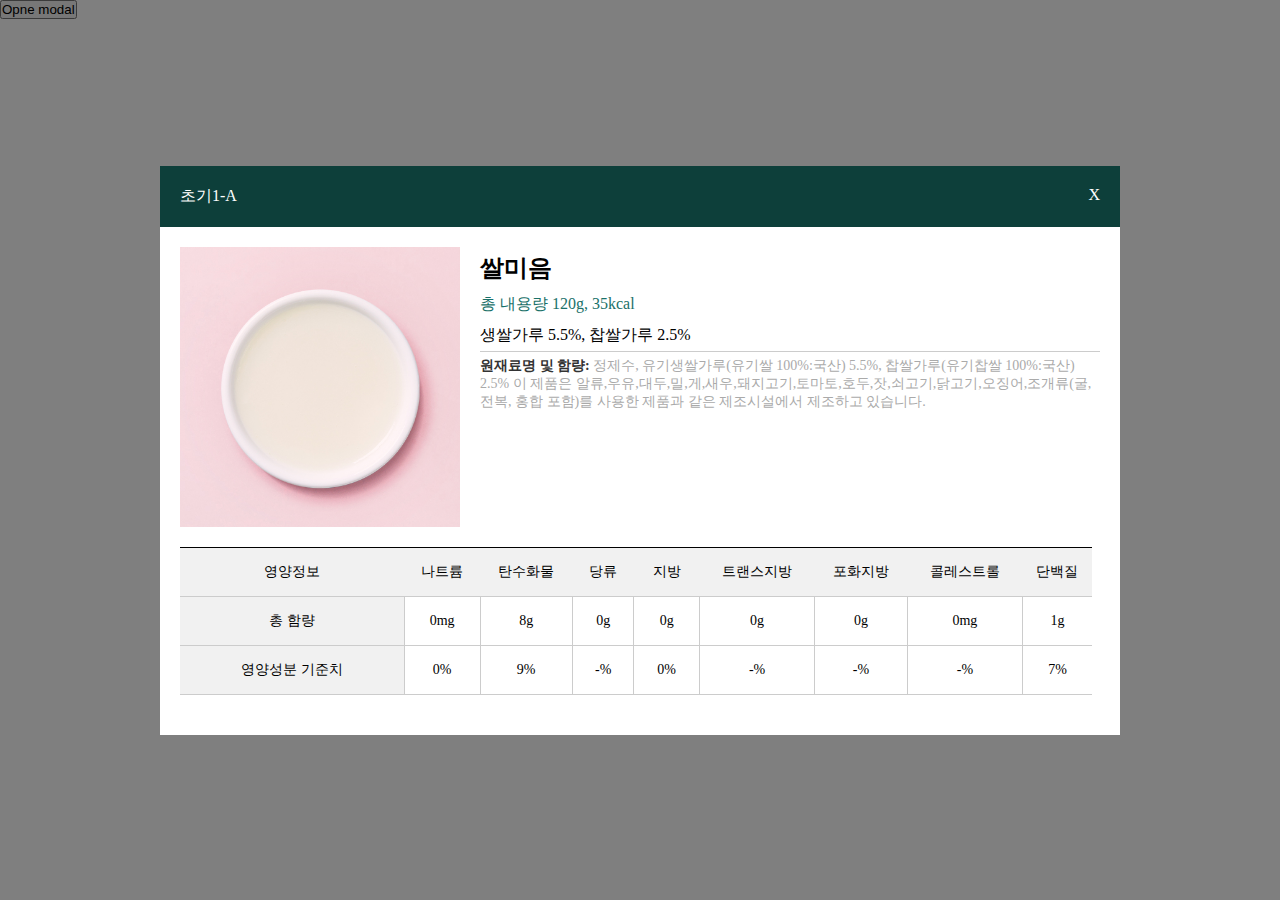
<file: 모달팝업.html>
<!DOCTYPE html>
<html lang="ko">
  <head>
    <meta charset="UTF-8" />
    <meta http-equiv="X-UA-Compatible" content="IE=edge" />
    <meta name="viewport" content="width=device-width, initial-scale=1.0" />
    <title>Document</title>
    <style>
      * {
        margin: 0;
        padding: 0;
      }
      ul {
        list-style: none;
      }
      a {
        text-decoration: none;
        color: #fff;
      }
      #modal {
        position: fixed;
        width: 100%;
        height: 100%;
        left: 0;
        top: 0;
        background: rgba(0, 0, 0, 0.5);
        display: flex;
        justify-content: center;
        align-items: center;
      }
      #modal .inner {
        width: 960px;
        background: #fff;
      }
      #modal .inner .modaltop {
        padding: 20px;
        background: #0d3f3a;
        color: #fff;
        display: flex;
        justify-content: space-between;
      }
      #modal .inner span {
        cursor: pointer;
        color: #fff;
      }
      #modal .inner p {
        text-align: left;
      }
      #modal .inner .modalin {
        display: flex;
        justify-content: space-around;
        padding: 20px;
      }
      #modal .inner .modalin img {
        width: 280px;
      }
      #modal .inner .modalin ul {
        margin-left: 20px;
      }
      #modal .inner .modalin ul li {
        padding: 5px 0;
      }
      #modal .inner .modalin ul li:first-of-type {
        font-size: 24px;
        font-weight: bold;
      }
      #modal .inner .modalin ul li:nth-of-type(2) {
        color: #1a7169;
      }
      #modal .inner .modalin ul li:nth-of-type(3) {
        border-bottom: 1px solid #ccc;
      }
      #modal .inner .modalin ul li:nth-of-type(4) {
        font-size: 14px;
        color: #aaa;
      }
      #modal .inner .modalin ul li:nth-of-type(4) b {
        color: #333;
      }
      .tab {
        width: 100%;
      }
      .tab table {
        width: 95%;
        text-align: center;
        border-collapse: collapse; 
        margin: 0 20px 40px;
        font-size: 14px;
      }
      .tab table tr:first-of-type, .tab table tr td:first-child {
        background: rgb(241, 241, 241);
        border-top: 1px solid #000;
        border-bottom: 1px solid #ccc;
      }
      .tab table tr:first-of-type td {
        padding: 15px 0px;
      }
      .tab table tr td:first-child {
        padding: 0 40px;
      }
      .tab table tr:nth-child(2) td, .tab table tr:nth-child(3) td {
        padding: 15px 10px;
        border-right: 1px solid #ccc;
        border-bottom: 1px solid #ccc;
      }
      .tab table tr td:last-of-type {
        border-right: none;
      }
    </style>
  </head>
  <body>
    <button onclick="myshow()">Opne modal</button>
    <div id="modal">
      <div class="inner" onclick="myhide()">
        <div class="modaltop">
            <p>초기1-A</p><span>X</span>
        </div>
        <div class="modalin">
            <img src="./imges/20221215imeGy5jwed.jpg" alt="미음">
            <ul>
                <li>쌀미음</li>
                <li>총 내용량 120g, 35kcal</li>
                <li>생쌀가루 5.5%, 찹쌀가루 2.5%</li>
                <li><b>원재료명 및 함량:</b> 정제수, 유기생쌀가루(유기쌀 100%:국산) 5.5%, 찹쌀가루(유기찹쌀 100%:국산) 2.5%
                    이 제품은 알류,우유,대두,밀,게,새우,돼지고기,토마토,호두,잣,쇠고기,닭고기,오징어,조개류(굴, 전복, 홍합 포함)를 사용한 제품과 같은 제조시설에서 제조하고 있습니다.</li>
            </ul>
        </div>
        <div class="tab">
            <table>
                <tr>
                    <td>영양정보</td>
                    <td>나트륨</td>
                    <td>탄수화물</td>
                    <td>당류</td>
                    <td>지방</td>
                    <td>트랜스지방</td>
                    <td>포화지방</td>
                    <td>콜레스트롤</td>
                    <td>단백질</td>
                </tr>
                <tr>
                    <td>총 함량</td>
                    <td>0mg</td>
                    <td>8g</td>
                    <td>0g</td>
                    <td>0g</td>
                    <td>0g</td>
                    <td>0g</td>
                    <td>0mg</td>
                    <td>1g</td>
                </tr>
                <tr>
                    <td>영양성분 기준치</td>
                    <td>0%</td>
                    <td>9%</td>
                    <td>-%</td>
                    <td>0%</td>
                    <td>-%</td>
                    <td>-%</td>
                    <td>-%</td>
                    <td>7%</td>
                </tr>
            </table>
        </div>
      </div>
    </div>
    <script>
      let modal = document.getElementById("modal");
      function myshow() {
        modal.style.display = "flex";
      }
      function myhide() {
        modal.style.display = "none";
      }
    </script>
  </body>
</html>
</file>
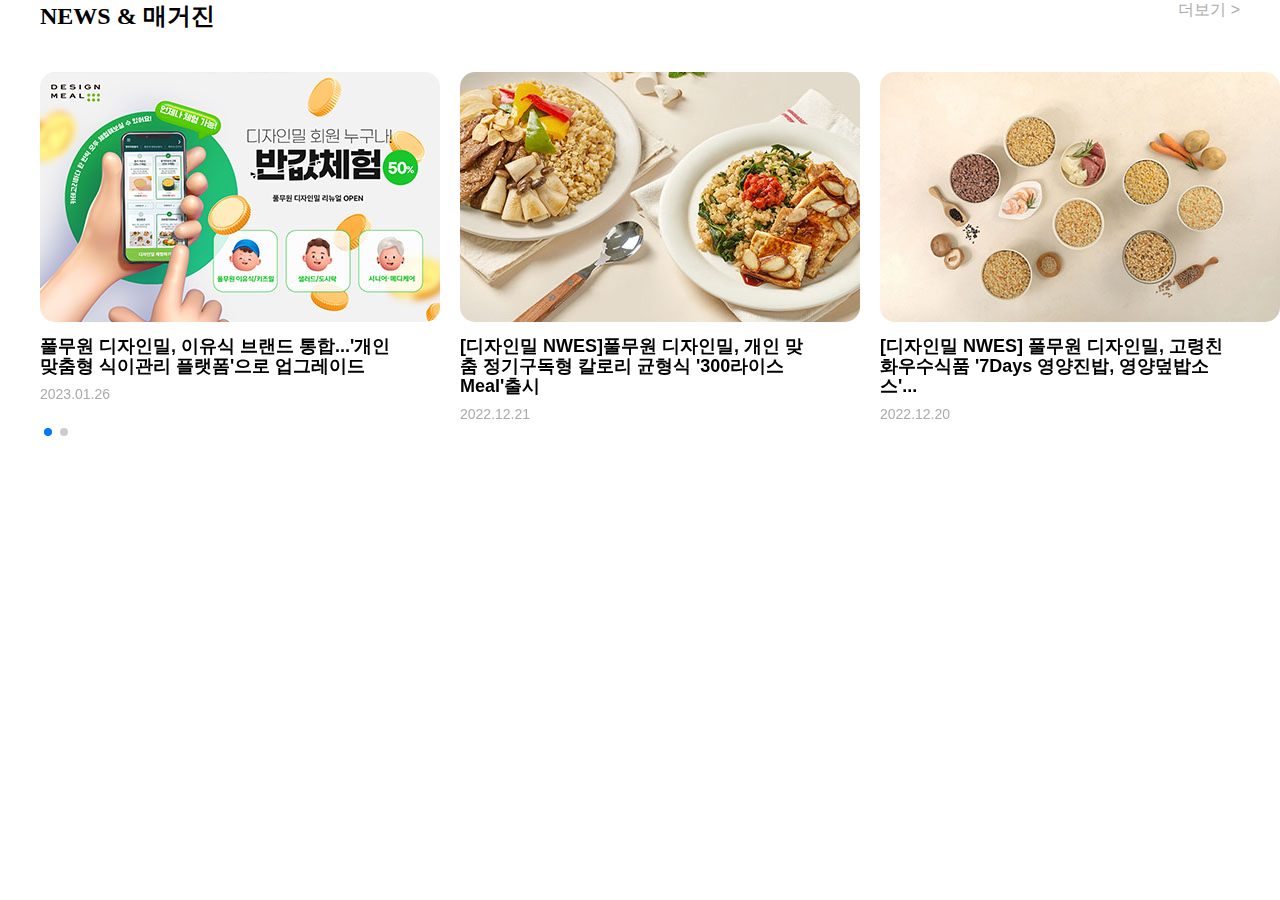
<file: 스위퍼.html>
<!DOCTYPE html>
<html lang="ko">
<head>
    <meta charset="UTF-8">
    <meta http-equiv="X-UA-Compatible" content="IE=edge">
    <meta name="viewport" content="width=device-width, initial-scale=1.0">
    <title>Document</title>
    <link rel="stylesheet" href="https://cdn.jsdelivr.net/npm/swiper@9/swiper-bundle.min.css" />
    <style>
        * {
    margin: 0;
    padding: 0;
}
ul {
    list-style: none;
}
body {
    font-family: nanum, Helvetica, sans-serif;
}
a {
    text-decoration: none;
    color: #000;
}
.news {
    width: 1200px;
    margin: 0 auto;
}
.news_txt {
    display: flex;
    justify-content: space-between;
    margin-bottom: 40px;
}
.news_txt h2 {
    font-family: tae;
}
.news_txt p {
    color: #aaa;
}
/*뉴스 상단 텍스트 끝*/
.news .news_main {
    display: flex;
    justify-content: space-between;
}
.news .news_main ul li img {
    border-radius: 15px;
}
.news .news_main ul li:nth-of-type(2) {
    font-size: 18px;
    font-weight: bold;
    margin: 10px 0;
    line-height: 20px;
}
.news .news_main ul li:nth-of-type(3) {
    font-size: 14px;
    color: #aaa;
}
    .swiper {
      width: 100%;
      height: 100%;
    }

    </style>
</head>
<body>
    <div class="news">
        <div class="news_txt">
            <h2>NEWS & 매거진</h2>
            <p>더보기 ></p>
        </div>
        <div class="swiper2 mySwiper2 news_main">
            <div class="swiper-wrapper">
                <ul  class="swiper-slide">
                    <li>
                        <img src="./imges/news1.jpg" alt="뉴스">
                    </li>
                    <li>풀무원 디자인밀, 이유식 브랜드 통합...'개인 맞춤형 식이관리 플랫폼'으로 업그레이드</li>
                    <li>2023.01.26</li>
                </ul>
                <ul  class="swiper-slide">
                    <li>
                        <img src="./imges/news2.jpg" alt="뉴스">
                    </li>
                    <li>[디자인밀 NWES]풀무원 디자인밀, 개인 맞춤 정기구독형 칼로리 균형식 '300라이스Meal'출시</li>
                    <li>2022.12.21</li>
                </ul>
                <ul  class="swiper-slide">
                    <li>
                        <img src="./imges/news3.jpg" alt="뉴스">
                    </li>
                    <li>[디자인밀 NWES] 풀무원 디자인밀, 고령친화우수식품 '7Days 영양진밥, 영양덮밥소스'...</li>
                    <li>2022.12.20</li>
                </ul>
                <ul  class="swiper-slide">
                    <li>
                        <img src="./imges/news4.jpg" alt="뉴스">
                    </li>
                    <li>[디자인밀 NWES] 풀무원 디자인밀, 당뇨환자 맞춤 식단형 식품 '당뇨케어 밀플랜 볶음밥' 출시</li>
                    <li>2022.12.15</li>
                </ul>
            </div>
        </div>
        <div class="swiper-pagination2"></div>
    </div>
  <!-- Swiper JS -->
  <script src="https://cdn.jsdelivr.net/npm/swiper@9/swiper-bundle.min.js"></script>
  <!-- Initialize Swiper -->
  <script>
    var swiper2 = new Swiper (".mySwiper2", {
      slidesPerView: 3,
      spaceBetween: 60,
      freeMode: true,
      pagination: {
        el: ".swiper-pagination2",
        clickable: true,
      },
    });
  </script>
</body>
</html>
</file>
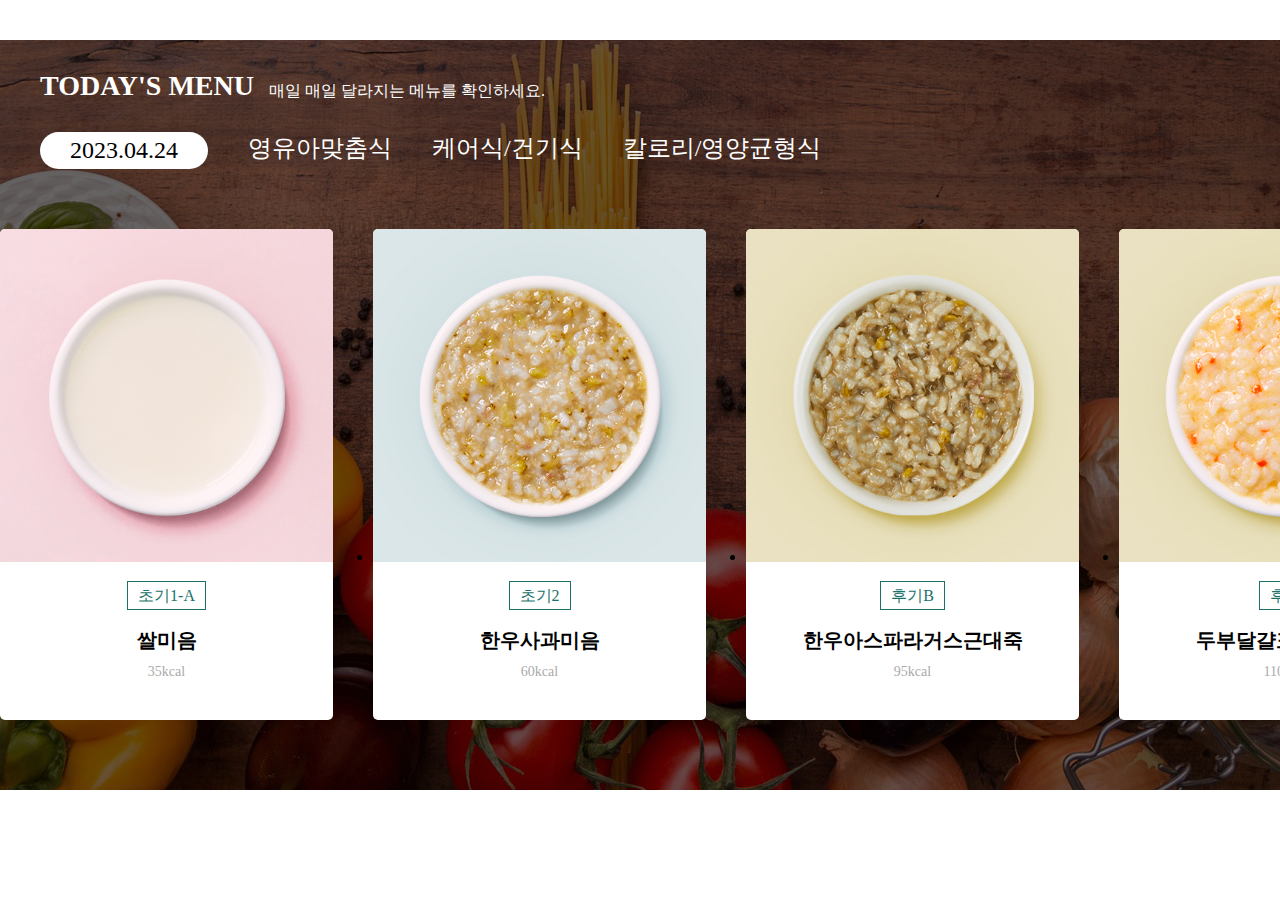
<file: 오늘의메뉴.html>
<!DOCTYPE html>
<html lang="en">
<head>
    <meta charset="utf-8">
    <title>Swiper demo</title>
    <meta name="viewport" content="width=device-width, initial-scale=1, minimum-scale=1, maximum-scale=1">

    <!-- Link Swiper's CSS -->
    <!--<link rel="stylesheet" href="https://cdn.jsdelivr.net/npm/swiper@9/swiper-bundle.min.css" />-->

    <!-- Demo styles -->
    <style>
        * {
    margin: 0;
    padding: 0;
}
ul {
    list-style: none;
}

    .swiper {
      width: 100%;
    }

   /* .swiper-slide {
      text-align: center;
      display: flex;
      justify-content: space-around;
      border-radius: 5px;
    }*/
.toWrap {
    margin-top: 40px;
    width: 100%;
    height: 750px;
    background: url(./imges/bg_today.png) no-repeat bottom;
}
.today {
    width: 1200px;
    margin: 0px auto;
}
.today .stxt {
    padding-top: 30px;
    display: flex;
   align-items: flex-end;
}
.today .stxt h2 {
       font-size: 28px;
       color: #fff;
}
.today .stxt p {
    padding-left: 15px;
    color: #fff;
}
.today .tomenuTap {
 display: flex;
 color: #fff;
}
.today .tomenuTap li {
    font-size: 24px;
    margin: 30px 40px 60px 0;
}
.today .tomenuTap li:first-child {
    padding: 5px 30px;
    background: #fff;
    color: #000;
    border-radius: 30px;
    text-align: center;
}
.today .tomenuTap li:not(:first-child):hover {
    border-bottom: 2px solid #fff;
    font-weight: bold;
    cursor: pointer;
}
/*오늘의 식단 상단 텍스트 끝*/
.tomenu {
    display: flex;
}
.tomenu li ul {
    width: 333px;
    text-align: center;
    background: #fff;
    overflow: hidden;
    border-radius: 5px;
}
.tomenu li {
    width: 333px;
}
.tomenu li ul li:nth-of-type(2) {
    margin: 20px 0;
}
.tomenu li ul li:nth-of-type(2) span {
    padding: 5px 10px;
    color: #1a7169;
    border: 1px solid #1a7169;
}
.tomenu li ul li img {
    width: 333px;
    cursor: pointer;
}
.tomenu li ul li:nth-of-type(3) {
    font-size: 20px;
    font-weight: bold;
   margin-bottom: 10px;
}
.tomenu li ul li:nth-of-type(4) {
    margin-bottom: 40px;
    font-size: 14px;
    color: #aaa;
}
    </style>
</head>
<body>
    <!-- Swiper -->
    <div class="toWrap">
        <div class="today">
            <div class="stxt"><h2>TODAY'S MENU</h2><p>매일 매일 달라지는 메뉴를 확인하세요.</p></div>
            <ul class="tomenuTap">
                <li>2023.04.24</li>
                <li>영유아맞춤식</li>
                <li>케어식/건기식</li>
                <li>칼로리/영양균형식</li>
            </ul>
        </div>
        <div class="swiper mySwiper3">
            <div class="swiper-wrapper tomenu">
                <li class="swiper-slide">
                    <ul>
                        <li onclick="myshow()"><img src="./imges/20221215imeGy5jwed.jpg" alt="미음"></li>
                        <li><span>초기1-A</span></li>
                        <li>쌀미음</li>
                        <li>35kcal</li>
                    </ul>
                </li>
                
                <li class="swiper-slide">
                    <ul>
                    <li><img src="./imges/20221215jnthrW37m.jpg" alt="미음"></li>
                    <li><span>초기2</span></li>
                    <li>한우사과미음</li>
                    <li>60kcal</li>
                </ul>
                </li>
                <li class="swiper-slide">
                    <ul>
                        <li><img src="./imges/20221215b9sAeGS.jpg" alt="미음"></li>
                        <li><span>후기B</span></li>
                        <li>한우아스파라거스근대죽</li>
                        <li>95kcal</li>
                    </ul>
                </li>
                <li class="swiper-slide">
                    <ul>
                        <li><img src="./imges/20221215BzDW-GS2Dw.jpg" alt="미음"></li>
                        <li><span>후기</span></li>
                        <li>두부달걀표고버섯죽</li>
                        <li>110kcal</li>
                    </ul>
                </li>
                <li class="swiper-slide">
                    <ul>
                        <li><img src="./imges/20221215BzDW-GS2Dw.jpg" alt="미음"></li>
                        <li><span>후기</span></li>
                        <li>두부달걀표고버섯죽</li>
                        <li>110kcal</li>
                    </ul>
                </li>
                <li class="swiper-slide">
                    <ul>
                        <li><img src="./imges/20221215BzDW-GS2Dw.jpg" alt="미음"></li>
                        <li><span>후기</span></li>
                        <li>두부달걀표고버섯죽</li>
                        <li>110kcal</li>
                    </ul>
                </li>
                <li class="swiper-slide">
                    <ul>
                        <li><img src="./imges/20221215BzDW-GS2Dw.jpg" alt="미음"></li>
                        <li><span>후기</span></li>
                        <li>두부달걀표고버섯죽</li>
                        <li>110kcal</li>
                    </ul>
                </li>
                <li class="swiper-slide">
                    <ul>
                        <li><img src="./imges/20221215BzDW-GS2Dw.jpg" alt="미음"></li>
                        <li><span>후기</span></li>
                        <li>두부달걀표고버섯죽</li>
                        <li>110kcal</li>
                    </ul>
                </li>
                <li class="swiper-slide">
                    <ul>
                        <li><img src="./imges/20221215BzDW-GS2Dw.jpg" alt="미음"></li>
                        <li><span>후기</span></li>
                        <li>두부달걀표고버섯죽</li>
                        <li>110kcal</li>
                    </ul>
                </li>
            </div>
            </div>
  <!-- Swiper JS -->
  <script src="https://cdn.jsdelivr.net/npm/swiper@9/swiper-bundle.min.js"></script>

  <!-- Initialize Swiper -->
  <script>
    var swiper3 = new Swiper(".mySwiper3", {
        slidesPerView: 3,
      spaceBetween: 40,
      pagination: {
        el: ".swiper-pagination",
        clickable: true,
      },
    });
  </script>

</body>
</html>
</file>
<file: css/style.css>
@charset "UTF-8";
* {
    margin: 0;
    padding: 0;
}
ul {
    list-style: none;
}
body {
    font-family: nanum, Helvetica, sans-serif;
}
@font-face {
    font-family: nanum;
    src: url(../font/NanumBarunGothic.woff) format("woff");
}
@font-face {
    font-family: tae;
    src: url(../font/TAEBAEK\ milkyway.woff) format("woff");
}
a {
    text-decoration: none;
    color: #000;
}
header {
    position: relative;
}
header .head .login.off {
    display: block;
}
header .head .login {
    display: none;
    position: absolute;
    top: 90px;
    right: 80px;
    width: 250px;
    padding: 30px 20px;
    border: 1px solid #000;
    background: #fff;
    z-index: 100;
    font-size: 14px;
    line-height: 28px;
}
header .head .login::after {
    position: absolute;
    left: 50%;
    top: -5px;
    transform: translateX(-50%);
    content: "";
    width: 0;
    height: 0;
    border-top: none;
    border-bottom: 5px solid #000;
    border-right: 5px solid transparent;
    border-left: 5px solid transparent;
}
header .head .login ins {
    color: #31965e;
    font-weight: bold;
}
header .head {
    position: relative;
    width: 1200px;
    height: 115px;
    margin: 0 auto;
    display: flex;
    justify-content: space-between;
    align-items: center;
}
header ul li ul {
    display: flex;
    justify-content: flex-end;
}
header ul li ul li {
    padding: 0 15px 0;
}
header ul li ul li:first-of-type {
    border-bottom: 2px solid #000;
}
header ul li ul li:first-of-type img {
    height: 25px;
}
header ul li ul li input {
    border: none;
    width: 250px;
    height: 40px;
    font-size: 16px;
}
header ul li ul li input:focus {
    outline: none;
}
header ul li ul li img {
    height: 30px;
}
header ul li ul li:nth-of-type(2) img, header ul li ul li:nth-of-type(5) img  {
    height: 40px;
} 
/*헤더끝*/
.menu {
    position: relative;
    width: 1200px;
    margin: 0 auto;
    border-bottom: 1px solid #1a7169;
}
.menu ul {
    display: flex;
    height: 50px;
    justify-content: space-between;
    align-items: center;
}
.menu ul li {
   flex: 1 1 25%;
   line-height: 60px;
   text-align: center;
}
.menu ul li:hover a::after, .menu ul li a.actvie::after {
    position: absolute;
    top: 5px;
    content: "";
    width: 8px;
    height: 8px;
    border-radius: 50%;
   background: #7fc241;
}
.menu ul li a {
    font-size: 20px;
    font-weight: bold;
    color: #1a7169;
}
.menu ul li a:hover, .menu ul li a.on
{
    color: #7fc241;
}
.menu ul .manuG a {
    color: rgb(112, 112, 112);
    font-weight: normal;
}
/*하단메뉴 시작*/
.submenu {
position: absolute;
background: #fff;
width: 100%;
height: 0px;
box-shadow: 0 3px 3px -3px #aaa;
overflow: hidden;
transition: height 0.8s;
z-index: 2;
}
.submenu.on {
height: 400px;
}
.submenu .lnb {
    width: 1200px;
    margin: 0 auto;
}
.submenu .lnb > ul {
    display: flex;
    justify-content: space-around;
}
.submenu .lnb > ul > li {
    width: 25%;
    line-height: 35px;
    padding-left: 25px;
}
.submenu .lnb > ul > li a:hover {
    color: #aaa;
}
.menuB {
    padding-top: 15px;
}
.menuB a {
    font-size: 18px;
    font-weight: bold;
    color: #000;
}
/*상단의 메뉴 끝*/
.remocon ul {
    position: fixed;
    top: 100px;
    right: 50px;
    width: 120px;
    border: 1px solid #aaa;
    background: #fff;
    border-radius: 15px;
    text-align: center;
    z-index: 5;
    cursor: pointer;
    overflow: hidden;
}
.remocon ul li {
    padding: 15px 0;
    border-bottom: 1px solid #aaa;
    font-size: 14px;
}
.remocon ul li:last-child {
    border-bottom: none;
    background: rgb(198, 168, 66);
    color: #fff;
}
.remocon ul li img {
    width: 40px;
    padding-bottom: 10px;
}
.swiper {
    width: 100%;
    height: 450px;
  }
  .swiper-slide img {
    display: block;
    width: 100%;
    height: 100%;
    object-fit: cover;
  }
.visual1 {
    width: 100%;
    background: url(../imges/bg1.png) no-repeat center;
    }
.visual2 {
    width: 100%;
    background: url(../imges/bg2.png) no-repeat center;
}
.visual3 {
     width: 100%;
    background: url(../imges/bg3.png) no-repeat center;
}
.visual4 {
    width: 100%;
    background: url(../imges/bg4.png) no-repeat center;
}
.swiper-slide .visualA {
    width: 1200px;
    margin: 0 auto ;
    display: flex;
    justify-content: space-between;
    align-items: center;
    transition: 0.5s ease-out; 
}
.swiper-slide .visualA li ul {
    display: flex;
    flex-direction: column;
    justify-content: center;
}
.swiper-slide .visualA ul li {
    font-size: 30px;
    line-height: 45px;
    color: #fff;
    font-weight: bold;
    font-family: tae;
}
.swiper-slide .visualA ul li:nth-of-type(2) {
    font-size: 20px;
    font-weight: normal;
}
/*비주얼끝, 디자인 유어 테이블 시작*/
.sangpum {
    width: 1200px;
    margin: 40px auto 0;
}
.sangpum .stxt {
 display: flex;
align-items: flex-end;
}
.sangpum .stxt h1 {
    font-size: 28px;
    font-weight: bold;
}
.sangpum .stxt p {
 padding-left: 15px;
 color: #aaa;
}
.sangpum .sbtn {
    width: 100%;
    margin-top: 20px;
    display: flex;
    border-bottom: 1px solid #aaa;
}
.sangpum .sbtn li {
    cursor: pointer;
    padding: 15px 50px;
    font-size: 20px;
}
.sangpum .sbtn li:hover, .sbtn_clik {
    color: #1a7169;
    font-weight: bold;
    border-bottom: 2px solid #1a7169;
}
/*베스트 메뉴*/
.sangpum .best .Bbtn {
    margin: 20px 0;
    display: flex;
}
.sangpum .best .Bbtn .btnall {
    border: none;
}
.sangpum .best .Bbtn li {
    position: relative;
    cursor: pointer;
    padding: 15px 15px;
    border: 1px solid #aaa;
    border-radius: 25px;
    background: #fff;
    text-align: center;
    margin-right: 15px;
}
.sangpum .best .Bbtn li.on {
    background-color: #1a7169;
    color: #fff;
    border: none;
}
.sangpum .best .best_menu {
    display: flex;
    justify-content: space-between;
}
.best_menu li ul li div {
    position: absolute;
}
.best_menu li ul li div p {
    margin: 10px 10px;
    padding: 5px 5px;
    background-color: #31965e;
    color: #fff;
    border-radius: 5px;
    text-align: center;
    font-weight: bold;
    font-size: 12px;
}
.sangpum .best .best_menu li ul li:first-of-type img {
    height: 360px;
    width: 280px;
    object-fit: cover;
    border-radius: 15px;
    text-align: center;
}
.sangpum .best .best_menu li ul li {
margin-top: 20px;
line-height: 20px;
}
.sangpum .best .best_menu li ul li span {
    font-size: 14px;
    color: #aaa;
}
.sangpum .best .best_menu li ul li ul {
    margin-top: 30px;
    width: 100%;
    display: flex;
    justify-content: space-between;
    align-items: flex-start;
}
.sangpum .best .best_menu li ul li ul li {
    font-size: 24px;
}
.sangpum .best .best_menu li ul li ul li img {
    height: 45px;
}
/*---------------베스트메뉴2------------------*/
.sangpum .best .best_menu2 {
    display: flex;
    justify-content: space-between;
}
.best_menu2 li ul li div {
    position: absolute;
}
.best_menu2 li ul li div p {
    margin: 10px 10px;
    padding: 5px 5px;
    background-color: #31965e;
    color: #fff;
    border-radius: 5px;
    text-align: center;
    font-weight: bold;
    font-size: 12px;
}
.best_menu2 li ul li div .orenge {
    margin: 10px 10px;
    padding: 5px 5px;
    background-color: #ffa200;
    color: #fff;
    border-radius: 5px;
    text-align: center;
    font-weight: bold;
    font-size: 12px;
}
.sangpum .best .best_menu2 li ul li:first-of-type img {
    height: 360px;
    width: 280px;
    object-fit: cover;
    border-radius: 15px;
    text-align: center;
}
.sangpum .best .best_menu2 li ul li {
margin-top: 20px;
line-height: 20px;
}
.sangpum .best .best_menu2 li ul li span {
    font-size: 14px;
    color: #aaa;
}
.sangpum .best .best_menu2 li ul li ul {
    margin-top: 30px;
    width: 100%;
    display: flex;
    justify-content: space-between;
    align-items: flex-start;
}
.sangpum .best .best_menu2 li ul li ul li {
    font-size: 24px;
}
.sangpum .best .best_menu2 li ul li ul li img {
    height: 45px;
}
/*베스트 메뉴 끝*/
/*연령별 시작*/
.sangpum .old .Obtn {
    margin: 20px 0;
    display: flex;
}
.sangpum .old .Obtn .btnall {
    border: none;
}
.sangpum .old .Obtn li {
    position: relative;
    cursor: pointer;
    padding: 15px 15px;
    border: 1px solid #aaa;
    border-radius: 25px;
    background: #fff;
    text-align: center;
    margin-right: 15px;
}
.sangpum .old .Obtn li.on {
    background-color: #1a7169;
    color: #fff;
    border: none;
}
/*연령별 초록 버튼 끝*/
.sangpum .old .baby_menu {
    display: flex;
    justify-content: space-between;
}
.baby_menu li ul li div {
    position: absolute;
}
.baby_menu li ul li div p {
    margin: 10px 10px;
    padding: 5px 5px;
    background-color: #31965e;
    color: #fff;
    border-radius: 5px;
    text-align: center;
    font-weight: bold;
    font-size: 12px;
}
.sangpum .old .baby_menu li ul li:first-of-type img {
    height: 360px;
    width: 280px;
    object-fit: cover;
    border-radius: 15px;
    text-align: center;
}
.sale {
display: flex;
flex-direction: column;
text-align: left;
}
.sale li:first-of-type p {
    font-size: 16px;
    color: #ffa200;
    font-weight: bold;
}
.sale li:first-of-type p del {
    color: #aaa;
    font-weight: normal;
}
.sangpum .old .baby_menu li ul li {
margin-top: 10px;
}
.sangpum .old .baby_menu li ul li span {
    font-size: 14px;
    color: #aaa;
}
.sangpum .old .baby_menu li ul li ul {
    width: 100%;
    display: flex;
    justify-content: space-between;
    align-items: center;
}
.sangpum .old .baby_menu li ul li ul li {
    font-size: 24px;
}
.sangpum .old .baby_menu li ul li ul li img {
    height: 45px;
}
.old .baby_menu.off {
    display: none;
}
/*어린이 메뉴*/
.sangpum .old .baby_menu2 {
    display: flex;
}
.sangpum .old .baby_menu2 li {
 margin-right: 13px;   
}
.sangpum .old .baby_menu2 li ul li:first-of-type img {
    height: 360px;
    width: 280px;
    object-fit: cover;
    border-radius: 15px;
    text-align: center;
}
.sangpum .old .baby_menu2 li ul li {
margin-top: 10px;
}
.sangpum .old .baby_menu2 li ul li span {
    font-size: 14px;
    color: #aaa;
}
.sangpum .old .baby_menu2 li ul li ul {
    width: 100%;
    display: flex;
    justify-content: space-between;
    align-items: center;
}
.sangpum .old .baby_menu2 li ul li ul li {
    font-size: 24px;
}
.sangpum .old .baby_menu2 li ul li ul li img {
    height: 45px;
}
/*목적별 메뉴 시작*/
.sangpum .purpose .Pbtn {
    margin: 20px 0;
    display: flex;
}
.sangpum .purpose .Pbtn .btnall {
    border: none;
}
.sangpum .purpose .Pbtn li {
    position: relative;
    cursor: pointer;
    padding: 15px 15px;
    border: 1px solid #aaa;
    border-radius: 25px;
    background: #fff;
    text-align: center;
    margin-right: 15px;
}
.sangpum .purpose .Pbtn li.on {
    background-color: #1a7169;
    color: #fff;
    border: none;
}
.sangpum .purpose .purpose_menu {
    display: flex;
    justify-content: space-between;
}
.purpose_menu li ul li div {
    position: absolute;
}
.purpose_menu li ul li div p {
    margin: 10px 10px;
    padding: 5px 5px;
    background-color: #31965e;
    color: #fff;
    border-radius: 5px;
    text-align: center;
    font-weight: bold;
    font-size: 12px;
}
.sangpum .purpose .purpose_menu li ul li:first-of-type img {
    height: 360px;
    width: 280px;
    object-fit: cover;
    border-radius: 15px;
    text-align: center;
}
.sangpum .purpose .purpose_menu li ul li {
margin-top: 20px;
line-height: 20px;
}
.sangpum .purpose .purpose_menu li ul li span {
    font-size: 14px;
    color: #aaa;
}
.sangpum .purpose .purpose_menu li ul li ul {
    margin-top: 30px;
    width: 100%;
    display: flex;
    justify-content: space-between;
    align-items: flex-start;
}
.sangpum .purpose .purpose_menu li ul li ul li {
    font-size: 24px;
}
.sangpum .purpose .purpose_menu li ul li ul li img {
    height: 45px;
}
.purpose_menu li ul li div .orenge {
    margin: 10px 10px;
    padding: 5px 5px;
    background-color: #ffa200;
    color: #fff;
    border-radius: 5px;
    text-align: center;
    font-weight: bold;
    font-size: 12px;
}
/*목적별첫번째:메디케어 끝*/
.sangpum .purpose .purpose_menu2 {
    display: flex;
    justify-content: space-between;
}
.purpose_menu2 li ul li div {
    position: absolute;
}
.purpose_menu2 li ul li div p {
    margin: 10px 10px;
    padding: 5px 5px;
    background-color: #31965e;
    color: #fff;
    border-radius: 5px;
    text-align: center;
    font-weight: bold;
    font-size: 12px;
}
.sangpum .purpose .purpose_menu2 li ul li:first-of-type img {
    height: 360px;
    width: 280px;
    object-fit: cover;
    border-radius: 15px;
    text-align: center;
}
.sangpum .purpose .purpose_menu2 li ul li {
margin-top: 20px;
line-height: 20px;
}
.sangpum .purpose .purpose_menu2 li ul li span {
    font-size: 14px;
    color: #aaa;
}
.sangpum .purpose .purpose_menu2 li ul li ul {
    margin-top: 30px;
    width: 100%;
    display: flex;
    justify-content: space-between;
    align-items: flex-start;
}
.sangpum .purpose .purpose_menu2 li ul li ul li {
    font-size: 24px;
}
.sangpum .purpose .purpose_menu2 li ul li ul li img {
    height: 45px;
}
/*디자인 유얼 테이블 끝*/
.mySwiper3 {
    width: 100%;
  }
.today_slide {
    text-align: center;
    display: flex;
    border-radius: 5px;
}
.toWrap {
  margin-top: 40px;
  width: 100%;
  height: 750px;
  background: url(../imges/bg_today.png) no-repeat bottom;
}
.today {
  width: 1200px;
  margin: 0px auto;
}
.today .stxt {
  padding-top: 30px;
  display: flex;
 align-items: flex-end;
}
.today .stxt h2 {
     font-size: 28px;
     color: #fff;
}
.today .stxt p {
  padding-left: 15px;
  color: #fff;
}
.today .tomenuTap {
display: flex;
color: #fff;
}
.today .tomenuTap li {
  font-size: 24px;
  margin: 30px 40px 60px 0;
}
.today .tomenuTap li:first-child {
  padding: 5px 30px;
  background: #fff;
  color: #000;
  border-radius: 30px;
  text-align: center;
}
.today .tomenuTap li:not(:first-child):hover, .today .tomenuTap li:nth-child(2) {
  border-bottom: 2px solid #fff;
  font-weight: bold;
  cursor: pointer;
}
/*오늘의 식단 상단 텍스트 끝*/
.tomenu {
  display: flex;
}
.tomenu li ul {
  width: 333px;
  height: 100%;
  text-align: center;
  background: #fff;
  border-radius: 5px;
}
.tomenu li {
  width: 333px;
}
.tomenu li ul li:nth-of-type(2) {
  margin: 20px 0;
}
.tomenu li ul li:nth-of-type(2) span {
  padding: 5px 10px;
  color: #1a7169;
  border: 1px solid #1a7169;
}
.tomenu li ul li img {
  width: 333px;
  cursor: pointer;
  border-radius: 5px;
}
.tomenu li ul li:nth-of-type(3) {
  font-size: 20px;
  font-weight: bold;
 margin-bottom: 10px;
}
.tomenu li ul li:nth-of-type(4) {
  padding-bottom: 40px;
  font-size: 14px;
  color: #aaa;
}
/*오늘의 식단 끝*/
#modal {
    position: fixed;
    width: 100%;
    height: 100%;
    left: 0;
    top: 0;
    background: rgba(0, 0, 0, 0.5);
    display: flex;
    justify-content: center;
    align-items: center;
    z-index: 99;
  }
  #modal .inner {
    width: 960px;
    background: #fff;
  }
  #modal .inner .modaltop {
    padding: 20px;
    background: #0d3f3a;
    color: #fff;
    display: flex;
    justify-content: space-between;
  }
  #modal .inner span {
    cursor: pointer;
    color: #fff;
  }
  #modal .inner p {
    text-align: left;
  }
  #modal .inner .modalin {
    display: flex;
    justify-content: space-around;
    padding: 20px;
  }
  #modal .inner .modalin img {
    width: 280px;
  }
  #modal .inner .modalin ul {
    margin-left: 20px;
  }
  #modal .inner .modalin ul li {
    padding: 5px 0;
    color: #000;
  }
  #modal .inner .modalin ul li:first-of-type {
    font-size: 24px;
    font-weight: bold;
  }
  #modal .inner .modalin ul li:nth-of-type(2) {
    color: #1a7169;
  }
  #modal .inner .modalin ul li:nth-of-type(3) {
    border-bottom: 1px solid #ccc;
  }
  #modal .inner .modalin ul li:nth-of-type(4) {
    font-size: 14px;
    color: #aaa;
  }
  #modal .inner .modalin ul li:nth-of-type(4) b {
    color: #333;
  }
  .tab {
    width: 100%;
  }
  .tab table {
    width: 95%;
    text-align: center;
    border-collapse: collapse; 
    margin: 0 20px 40px;
    font-size: 14px;
    color: #000;
  }
  .tab table tr:first-of-type, .tab table tr td:first-child {
    background: rgb(241, 241, 241);
    border-top: 1px solid #000;
    border-bottom: 1px solid #ccc;
  }
  .tab table tr:first-of-type td {
    padding: 15px 0px;
  }
  .tab table tr td:first-child {
    padding: 0 40px;
  }
  .tab table tr:nth-child(2) td, .tab table tr:nth-child(3) td {
    padding: 15px 10px;
    border-right: 1px solid #ccc;
    border-bottom: 1px solid #ccc;
  }
  .tab table tr td:last-of-type {
    border-right: none;
  }
  /*모달팝업 끝*/
  /*푸르밀 스토리 시작*/
.story {
    width: 1200px;
    margin: 40px auto;
}
.story .stxt {
    padding-top: 20px;
    display: flex;
   align-items: flex-end;
}
.story .stxt h2 {
       font-size: 28px;
       font-family: tae;
}
.story .stxt p {
    padding-left: 15px;
    color: #aaa;
}
.story-content {
    display: flex;
    margin-top: 40px;
    justify-content: space-between;
}
.story-content .stin {
    width: 70%;
    height: 100%;
    object-fit: cover;
}
.story-content .stimg {
    position: relative;
    width: 100%;
    height: 500px;
  }
  .story-content .stimg img {
    position: absolute;
    left: 0;
    top: 0;
    width: 100%;
    height: 100%;
    opacity: 0;
    transition: opacity 1s ease-in-out;
  }
  .story-content .stimg img.onn {
    opacity: 1;
  }
.story-content .story_text {
    display: flex;
    flex-direction: column;
    justify-content: center;
}
.story-content .story_text li {
    position: relative;
    font-size: 20px;
    margin: 20px 10px;
    padding: 5px 10px;
}
.story-content .story_text li .tit b {
    position: absolute;
    left: -20px;
    top: -5px;
    font-size: 36px;
    color: #ccc;
    z-index: -1;
}
.story-content .story_text li .link a {
    font-size: 36px;
    padding: 5px;
}
.story-content .story_text li:hover .link a {
    color: #1a7169;
}
.story-content .story_text li:hover .tit b {
    position: absolute;
    left: -45px;
    top: -10px;
    color: #000;
    font-weight: bold;
}
.story-content .story_text li:hover::after {
    content: "";
    width: 600px;
    height: 3px;
    background: #000;
    position: absolute;
    bottom: 0;
    left: -300px;
}
/*디자인밀 스토리 끝*/
.news {
    width: 1200px;
    margin: 100px auto 0;
}
.news_txt {
    display: flex;
    justify-content: space-between;
    margin-bottom: 40px;
}
.news_txt h2 {
    font-family: tae;
}
.news_txt a {
    color: #aaa;
}
/*뉴스 상단 텍스트 끝*/
.news .news_main {
    overflow: hidden;
}
.news .news_main div {
    display: flex;
    justify-content: space-between;
}
.news .news_main ul li {
    text-align: left;
}
.news .news_main ul li img {
    border-radius: 15px;
}
.news .news_main ul li:nth-of-type(2) {
    font-size: 18px;
    font-weight: bold;
    margin: 10px 0;
    line-height: 20px;
}
.news .news_main ul li:nth-of-type(3) {
    font-size: 14px;
    color: #aaa;
}
/*뉴스 끝, 공지사항 시작*/
.notice {
    margin-top: 80px;
    width: 100%;
    height: 65px;
    border-top: 1px solid #ccc;
}
.notice ul {
    width: 1200px;
    margin: 0px auto;
}
.notice ul li {
    float: left;
}
.notice ul li:not(:first-child) {
    padding: 25px 20px 15px;

}
.notice ul li img{
    padding-top: 10px;
    width: 40px;
}
.notice ul li:last-child {
   float: right;
   font-weight: bold;
   font-size: 24px;
}
/*공지사항 끝*/
/*푸터시작*/
footer {
    width: 100%;
    background: #333;
    padding-top: 50px;
    padding-bottom: 50px;
}
.inner {
    width: 1200px;
    margin: 0 auto;
    color: #aaa;
}
.inner .foot_top {    
    width: 100%;
    display: flex;
    justify-content: start;
    align-items: center;
}
.inner .foot_top ul {
    width: 80%;
    display: flex;
    justify-content: space-around;
}
.inner .foot_top ul li a {
    color: #aaa;
}
.inner .foot_top ul li a:hover {
    text-decoration: underline;
}
.inner .foot_top ul li:last-child a {
    color: #fff;
}
.inner .foot_bttom {
    padding-top: 20px;
    clear: both;
    width: 100%;
    display: flex;
    justify-content: end;
}
.inner .foot_bttom .copy {
    width: 58%;
    line-height: 10px;
    font-size: 14px;
}
.inner .foot_bttom .copy select {
    background: #333;
    width: 250px;
    height: 50px;
    color: #aaa;
    margin-left: 10px;
    padding-left: 10px;
    font-size: 16px;
}
.inner .foot_bttom .call {
    text-align: right;
}
.inner .foot_bttom .call p:first-child {
    font-size: 18px;
    color: #fff;
}
.inner .foot_bttom .call p:nth-of-type(2) {
    font-size: 14px;
}
.inner .foot_bttom .call .tell {
    margin-top: 10px;
}
.inner .foot_bttom .call ul {
    display: flex;
    justify-content: end;
}
.inner .foot_bttom .call ul li {
    color: #fff;
    padding-left: 15px;
}
.inner .foot_bttom .call ul li:nth-child(2) {
    font-weight: bold;
}
</file>
<file: css/buy_style.css>
@charset "UTF-8";
* {
    margin: 0;
    padding: 0;
}
ul {
    list-style: none;
}
body {
    font-family: nanum, Helvetica, sans-serif;
}
@font-face {
    font-family: nanum;
    src: url(../font/NanumBarunGothic.woff) format("woff");
}
@font-face {
    font-family: tae;
    src: url(../font/TAEBAEK\ milkyway.woff) format("woff");
}
a {
    text-decoration: none;
    color: #000;
}
header .head {
    width: 1200px;
    height: 115px;
    margin: 0 auto;
    display: flex;
    justify-content: space-between;
    align-items: center;
}
header ul li ul {
    display: flex;
    justify-content: flex-end;
}
header ul li ul li {
    padding: 0 15px 0;
}
header ul li ul li:first-of-type {
    border-bottom: 2px solid #000;
}
header ul li ul li:first-of-type img {
    height: 25px;
}
header ul li ul li input {
    border: none;
    width: 250px;
    height: 40px;
    font-size: 16px;
}
header ul li ul li input:focus {
    outline: none;
}
header ul li ul li img {
    height: 30px;
}
header ul li ul li:nth-of-type(2) img, header ul li ul li:nth-of-type(5) img  {
    height: 40px;
} 
/*헤더끝*/
.menu {
    position: relative;
    width: 1200px;
    margin: 0 auto;
    border-bottom: 1px solid #1a7169;
}
.menu ul {
    display: flex;
    height: 50px;
    justify-content: space-between;
    align-items: center;
}
.menu ul li {
   flex: 1 1 25%;
   line-height: 60px;
   text-align: center;
}
.menu ul li:hover a::after, .menu ul li a.actvie::after {
    position: absolute;
    top: 5px;
    content: "";
    width: 8px;
    height: 8px;
    border-radius: 50%;
   background: #7fc241;
}
.menu ul li a {
    font-size: 20px;
    font-weight: bold;
    color: #1a7169;
}
.menu ul li a:hover, .menu ul li a.on
{
    color: #7fc241;
}
.menu ul .manuG a {
    color: rgb(112, 112, 112);
    font-weight: normal;
}
/*하단메뉴 시작*/
.submenu {
    position: absolute;
    background: #fff;
    width: 100%;
    height: 0px;
    box-shadow: 0 3px 3px -3px #aaa;
    overflow: hidden;
    transition: height 0.8s;
    z-index: 2;
}
.submenu.on {
    height: 400px;
}
.submenu .lnb {
    width: 1200px;
    margin: 0 auto;
}
.submenu .lnb > ul {
    display: flex;
    justify-content: space-around;
}
.submenu .lnb > ul > li {
    width: 25%;
    line-height: 35px;
    padding-left: 25px;
}
.submenu .lnb > ul > li a:hover {
    color: #aaa;
}
.menuB {
    padding-top: 15px;
}
.menuB a {
    font-size: 18px;
    font-weight: bold;
    color: #000;
}
/*상단의 메뉴 끝*/
.navi {
    width: 1200px;
    margin: 40px auto;
    text-align: right;
}
.navi p {
    margin-right: 20px;
    color: #1a7169;
}
.navi p a {
 color: #aaa;
 padding: 0 10px;
}
/*내비게이션 끝*/
.wrap {
    width: 1200px;
    margin: 0 auto 100px;
}
.wrap .buymenu {
    width: 100%;
    display: flex;
    justify-content: space-between;
}
.wrap .buymenu .buyimg {
    position: relative;
}
.wrap .buymenu .buyimg .best {
    position: absolute;
    left: 10px;
    top: 10px;
    text-align: center;
    background: rgb(255, 0, 128);
    color: #fff;
    font-size: 14px;
    border-radius: 5px;
    padding: 5px;
}
.wrap .buymenu .buyimg img {
    width: 500px;
}
.wrap .buymenu .buytxt {
    width: 100%;
    padding-left: 100px;
    line-height: 28px;
}
.wrap .buymenu .buytxt li {
    padding: 10px 0px;
}
.wrap .buymenu .buytxt ul li span {
    color: #aaa;
    font-size: 14px;
}
.wrap .buymenu .buytxt ul .check {
    font-size: 20px;
    font-weight: bold;
    padding-bottom: 30px;
    border-bottom: 1px solid #ccc;
}
.menubttom {
    margin-top: 20px;
}
.menubttom ul {
    display: flex;
    justify-content: space-between;
}
.menubttom ul li {
    margin-bottom: 5px;
}
.wrap .buymenu .buytxt .menubttom ul .box {
    border: 1px solid #aaa;
    padding: 5px 15px;
    box-sizing: border-box;
}
.menubttom ul li:first-child {
    color: rgb(120, 120, 120);
}
.menubttom ul li:nth-child(2) {
    width: 80%;
}
.menubttom ul:last-child li:nth-child(2) {
    color: #1a7169;
    font-weight: bold;
}
.buytxt ul .buy {
    cursor: pointer;
    width: 100%;
    background: #0b302c;
    color: #fff;
    text-align: center;
}
/*푸터시작*/
footer {
    width: 100%;
    background: #333;
    padding-top: 50px;
    padding-bottom: 50px;
}
.inner {
    width: 1200px;
    margin: 0 auto;
    color: #aaa;
}
.inner .foot_top {    
    width: 100%;
    display: flex;
    justify-content: start;
    align-items: center;
}
.inner .foot_top ul {
    width: 80%;
    display: flex;
    justify-content: space-around;
}
.inner .foot_top ul li a {
    color: #aaa;
}
.inner .foot_top ul li a:hover {
    text-decoration: underline;
}
.inner .foot_top ul li:last-child a {
    color: #fff;
}
.inner .foot_bttom {
    padding-top: 20px;
    clear: both;
    width: 100%;
    display: flex;
    justify-content: end;
}
.inner .foot_bttom .copy {
    width: 58%;
    line-height: 10px;
    font-size: 14px;
}
.inner .foot_bttom .copy select {
    background: #333;
    width: 250px;
    height: 50px;
    color: #aaa;
    margin-left: 10px;
    padding-left: 10px;
    font-size: 16px;
}
.inner .foot_bttom .call {
    text-align: right;
}
.inner .foot_bttom .call p:first-child {
    font-size: 18px;
    color: #fff;
}
.inner .foot_bttom .call p:nth-of-type(2) {
    font-size: 14px;
}
.inner .foot_bttom .call .tell {
    margin-top: 10px;
}
.inner .foot_bttom .call ul {
    display: flex;
    justify-content: end;
}
.inner .foot_bttom .call ul li {
    color: #fff;
    padding-left: 15px;
}
.inner .foot_bttom .call ul li:nth-child(2) {
    font-weight: bold;
}
</file>
<file: css/page1.css>
@charset "UTF-8";
* {
    margin: 0;
    padding: 0;
}
ul {
    list-style: none;
}
body {
    font-family: nanum, Helvetica, sans-serif;
}
@font-face {
    font-family: nanum;
    src: url(../font/NanumBarunGothic.woff) format("woff");
}
@font-face {
    font-family: tae;
    src: url(../font/TAEBAEK\ milkyway.woff) format("woff");
}
a {
    text-decoration: none;
    color: #000;
}
header {
    position: relative;
}
header .head .login.off {
    display: block;
}
header .head .login {
    display: none;
    position: absolute;
    top: 90px;
    right: 80px;
    width: 250px;
    padding: 30px 20px;
    border: 1px solid #000;
    background: #fff;
    z-index: 100;
    font-size: 14px;
    line-height: 28px;
}
header .head .login::after {
    position: absolute;
    left: 50%;
    top: -5px;
    transform: translateX(-50%);
    content: "";
    width: 0;
    height: 0;
    border-top: none;
    border-bottom: 5px solid #000;
    border-right: 5px solid transparent;
    border-left: 5px solid transparent;
}
header .head .login ins {
    color: #31965e;
    font-weight: bold;
}
header .head {
    position: relative;
    width: 1200px;
    height: 115px;
    margin: 0 auto;
    display: flex;
    justify-content: space-between;
    align-items: center;
}
header ul li ul {
    display: flex;
    justify-content: flex-end;
}
header ul li ul li {
    padding: 0 15px 0;
}
header ul li ul li:first-of-type {
    border-bottom: 2px solid #000;
}
header ul li ul li:first-of-type img {
    height: 25px;
}
header ul li ul li input {
    border: none;
    width: 250px;
    height: 40px;
    font-size: 16px;
}
header ul li ul li input:focus {
    outline: none;
}
header ul li ul li img {
    height: 30px;
}
header ul li ul li:nth-of-type(2) img, header ul li ul li:nth-of-type(5) img  {
    height: 40px;
} 
/*헤더끝*/
.menu {
    position: relative;
    width: 1200px;
    margin: 0 auto;
    border-bottom: 1px solid #1a7169;
}
.menu ul {
    display: flex;
    height: 50px;
    justify-content: space-between;
    align-items: center;
}
.menu ul li {
   flex: 1 1 25%;
   line-height: 60px;
   text-align: center;
}
.menu ul li:hover a::after, .menu ul li a.actvie::after {
    position: absolute;
    top: 5px;
    content: "";
    width: 8px;
    height: 8px;
    border-radius: 50%;
   background: #7fc241;
}
.menu ul li a {
    font-size: 20px;
    font-weight: bold;
    color: #1a7169;
}
.menu ul li a:hover, .menu ul li a.on
{
    color: #7fc241;
}
.menu ul .manuG a {
    color: rgb(112, 112, 112);
    font-weight: normal;
}
/*하단메뉴 시작*/
.submenu {
position: absolute;
background: #fff;
width: 100%;
height: 0px;
box-shadow: 0 3px 3px -3px #aaa;
overflow: hidden;
transition: height 0.8s;
z-index: 2;
}
.submenu.on {
height: 400px;
}
.submenu .lnb {
    width: 1200px;
    margin: 0 auto;
}
.submenu .lnb > ul {
    display: flex;
    justify-content: space-around;
}
.submenu .lnb > ul > li {
    width: 25%;
    line-height: 35px;
    padding-left: 25px;
}
.submenu .lnb > ul > li a:hover {
    color: #aaa;
}
.menuB {
    padding-top: 15px;
}
.menuB a {
    font-size: 18px;
    font-weight: bold;
    color: #000;
}
/*상단의 메뉴 끝*/
.back {
    width: 100%;
    text-align: center;
    background: url(../imges/page1/bg.png) no-repeat;
    color: #fff;
    padding: 120px 0 250px;
}
.back h1 {
    margin-bottom: 20px;
}
.back p {
    font-size: 18px;
}
/*본문 제목 끝*/
.benner {
    position: relative;
    top: -200px;
    width: 1200px;
    margin: 0 auto;
    border-radius: 40px;
}
.ben_img img {
    display: block;
    width: 1200px;
    height: 380px;
    object-fit: cover;
    overflow: hidden;
}
/*비주얼 끝*/
.icon_m {
    position: relative;
    top: -100px;
    width: 1200px;
    margin: 0 auto;
}
.icon_m ul {
    display: flex;
    justify-content: space-between;
}
.icon_m ul li .icon_con {
    cursor: pointer;
    display: flex;
    align-items: center;
    justify-content: space-around;
}
.icon_m ul li .icon_con li {
    margin-right: 20px;
}
.icon_m ul li .icon_con .icon_img {
    width: 80px;
    height: 80px;
    background-color: rgb(240, 240, 240);
    border-radius: 50%;
    overflow: hidden;
    text-align: center;
}
.icon_m ul li .icon_con .icon_img img {
    width: 40px;
    margin-top: 22px;
}
.icon_m ul li .icon_con li ul li:first-of-type {
    font-size: 20px;
}
.icon_m ul li .icon_con li ul li:nth-of-type(2){
    color: #aaa;
}
.icon_m ul li .icon_con li .icon_txt {
    display: flex;
    flex-direction: column;
}
.icon_m ul li .icon_con li .icon_txt li {
    margin-bottom: 10px;
}
/*아이콘메뉴 끝*/
#babywarp {
    width: 1200px;
    margin: 0 auto 20px;
    overflow: hidden;
    background: #fcedda;
    border-radius: 0px 40px 0px 40px;
}
#babywarp .baby {
    display: flex;
    justify-content: space-between;
}
#babywarp .baby .babyLeft {
    padding: 45px 60px;
    display: flex;
    flex-direction: column;
    justify-content: space-between;
}
#babywarp .baby .babyLeft div h1 {
    position: relative;
    font-size: 48px;
    margin-bottom: 20px;
    color: #aaa;
}
#babywarp .baby .babyLeft .babytop h1:first-child::after {
    position: absolute;
    top: -20px;
    left: 120px;
    content: "";
    height: 15px;
    width: 15px;
    background: #ff8f00;
    border-radius: 50%;
}
#babywarp .baby .babyLeft .babytop h1:nth-child(2)::after {
    position: absolute;
    top: -10px;
    left: 90px;
    content: "";
    height: 15px;
    width: 15px;
    background: #ff8f00;
    border-radius: 50%;
}
#babywarp .baby .babyLeft ul li {
    line-height: 24px;
}
#babywarp .baby .babyLeft ul .boder {
    padding-bottom: 40px;
    border-bottom: 1px solid #aaa;
}
#babywarp .baby .babyLeft ul li ul {
    display: flex;
    justify-content: space-between;
}
#babywarp .baby .babyLeft ul li ul li {
    padding-top: 20px;
    font-size: 36px;
    border-bottom: none;
}
#babywarp .baby .babyright img {
    width: 740px;
}
/*밑은 음식메뉴시작*/
.babyM {
    width: 1200px;
    margin: 0 auto;
}
.babyM .babyO {
    display: flex;
    flex-wrap: wrap;
}
.babyM ul li .babyK {
    margin-left: 20px;
    margin-top: 5px;
}
.babyM ul li .babyK li {
    position: relative;
    width: 220px;
}
.babyM ul li .babyK li img {
    width: 220px;
    height: 250px;
    object-fit: cover;
    border-radius: 20px;
}
.babyM ul li .babyK li .babyT {
    width: 100%;
    height: 50px;
    background: rgba(0, 0, 0, 0.5);
    position: absolute;
    bottom: 4px;
    left: 0;
    display: flex;
    justify-content: space-between;
    align-items: center;
    text-align: center;
    border-radius: 0 0 20px 20px ;
}
.babyM ul li .babyK li .babyT li {
    padding: 0 0 0 15px;
    color: #fff;
}
.babyM ul li .babyK li .babyT li:nth-of-type(2) span {
    border: 1px solid #fff;
    border-radius: 30px;
    padding: 3px 10px;
    box-sizing: border-box;
}
/*전체보기 메뉴 버튼*/
.alltxt {
    width: 1200px;
    margin: 0 auto;
}
.alltxt ul {
    cursor: pointer;
    margin: 30px auto;
    width: 20%;
    padding: 20px 25px;
    border: 1px solid #1a7169;
    display: flex;
    justify-content: space-between;
}
.alltxt ul li {
    color: #1a7169;
}
</file>
